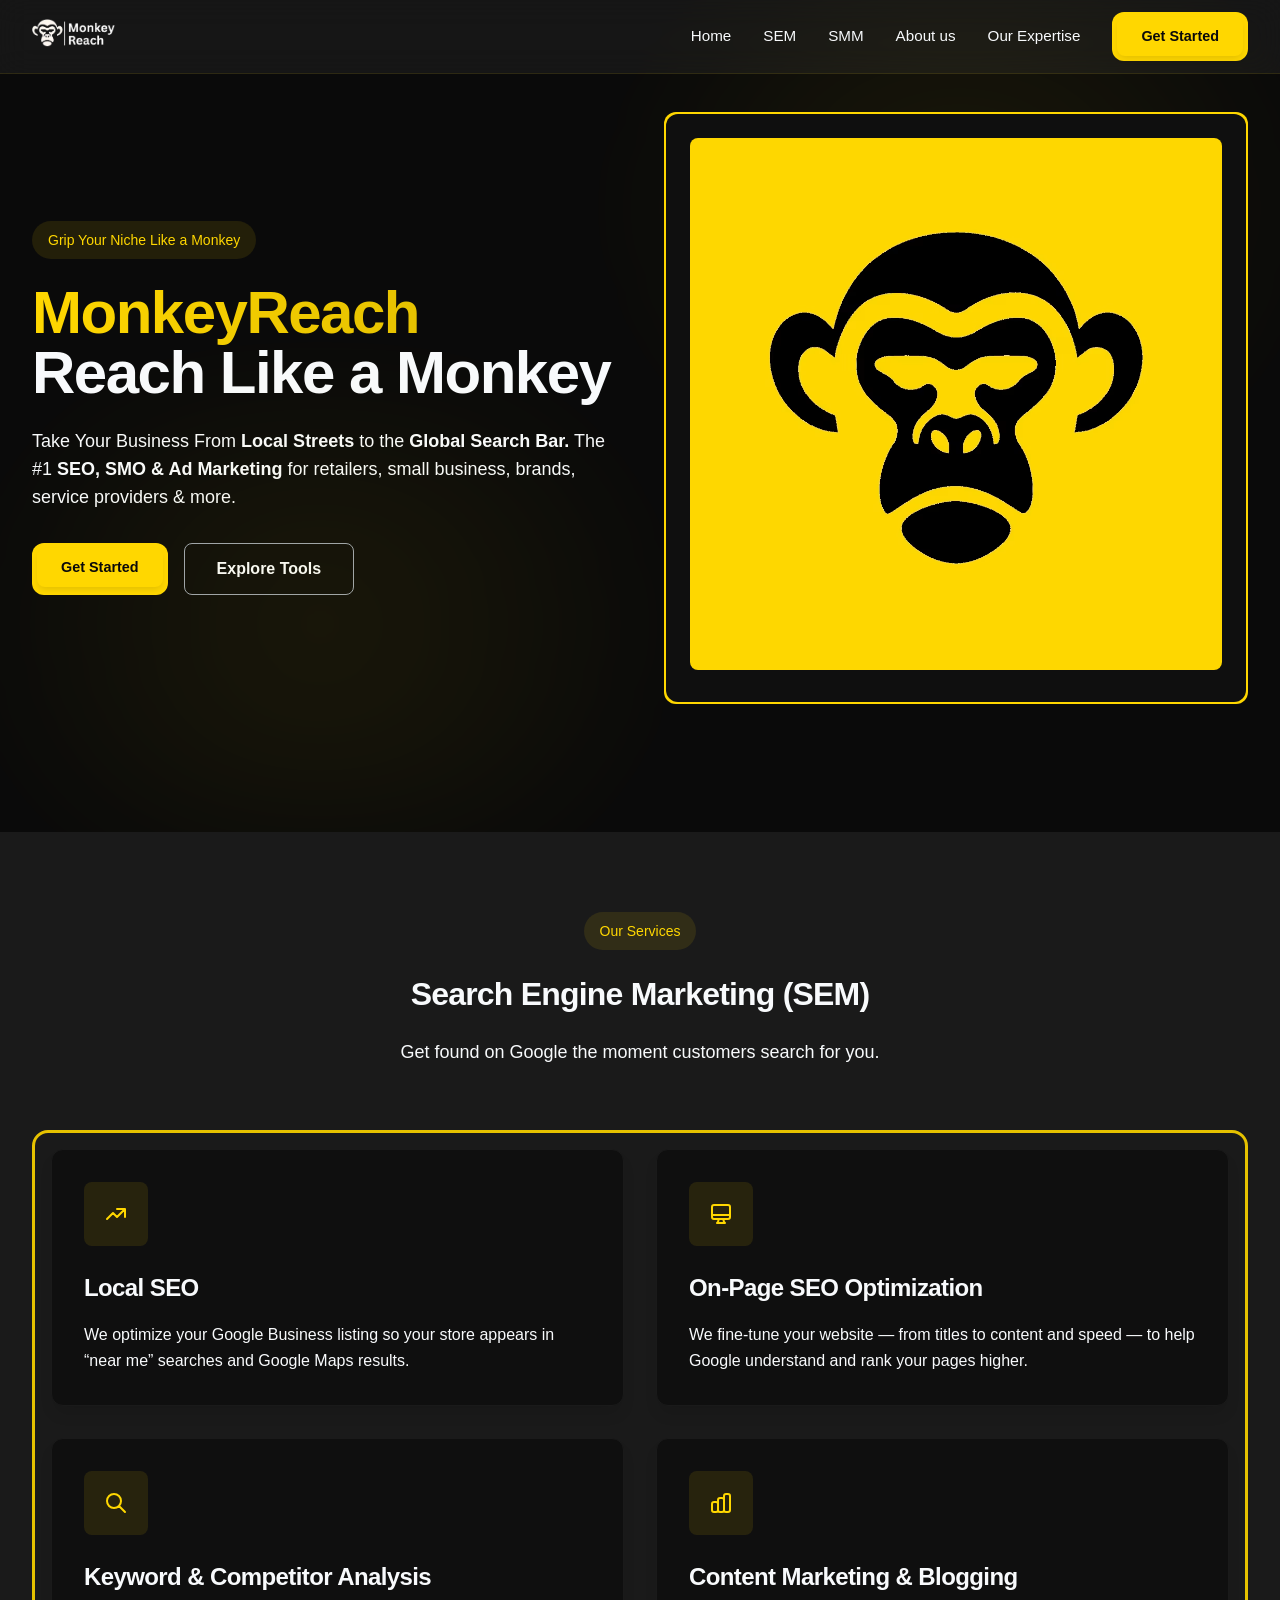
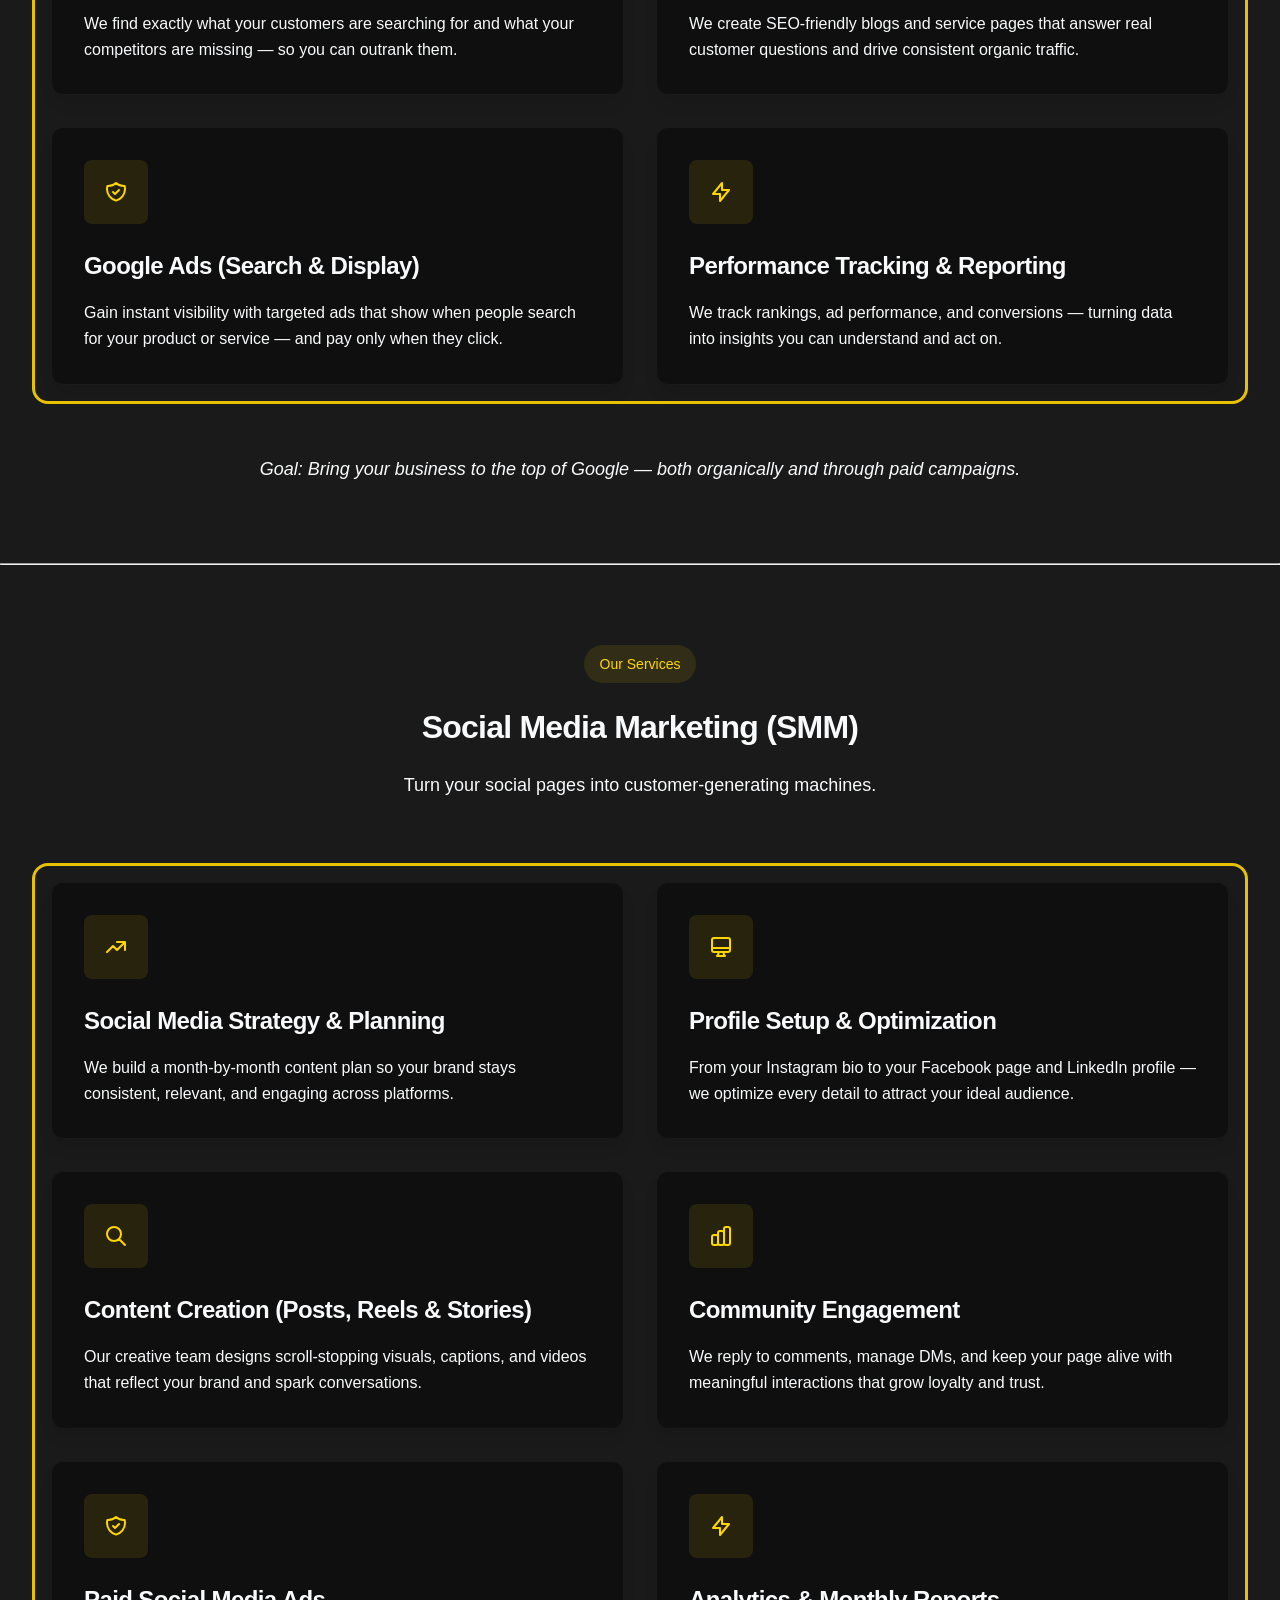
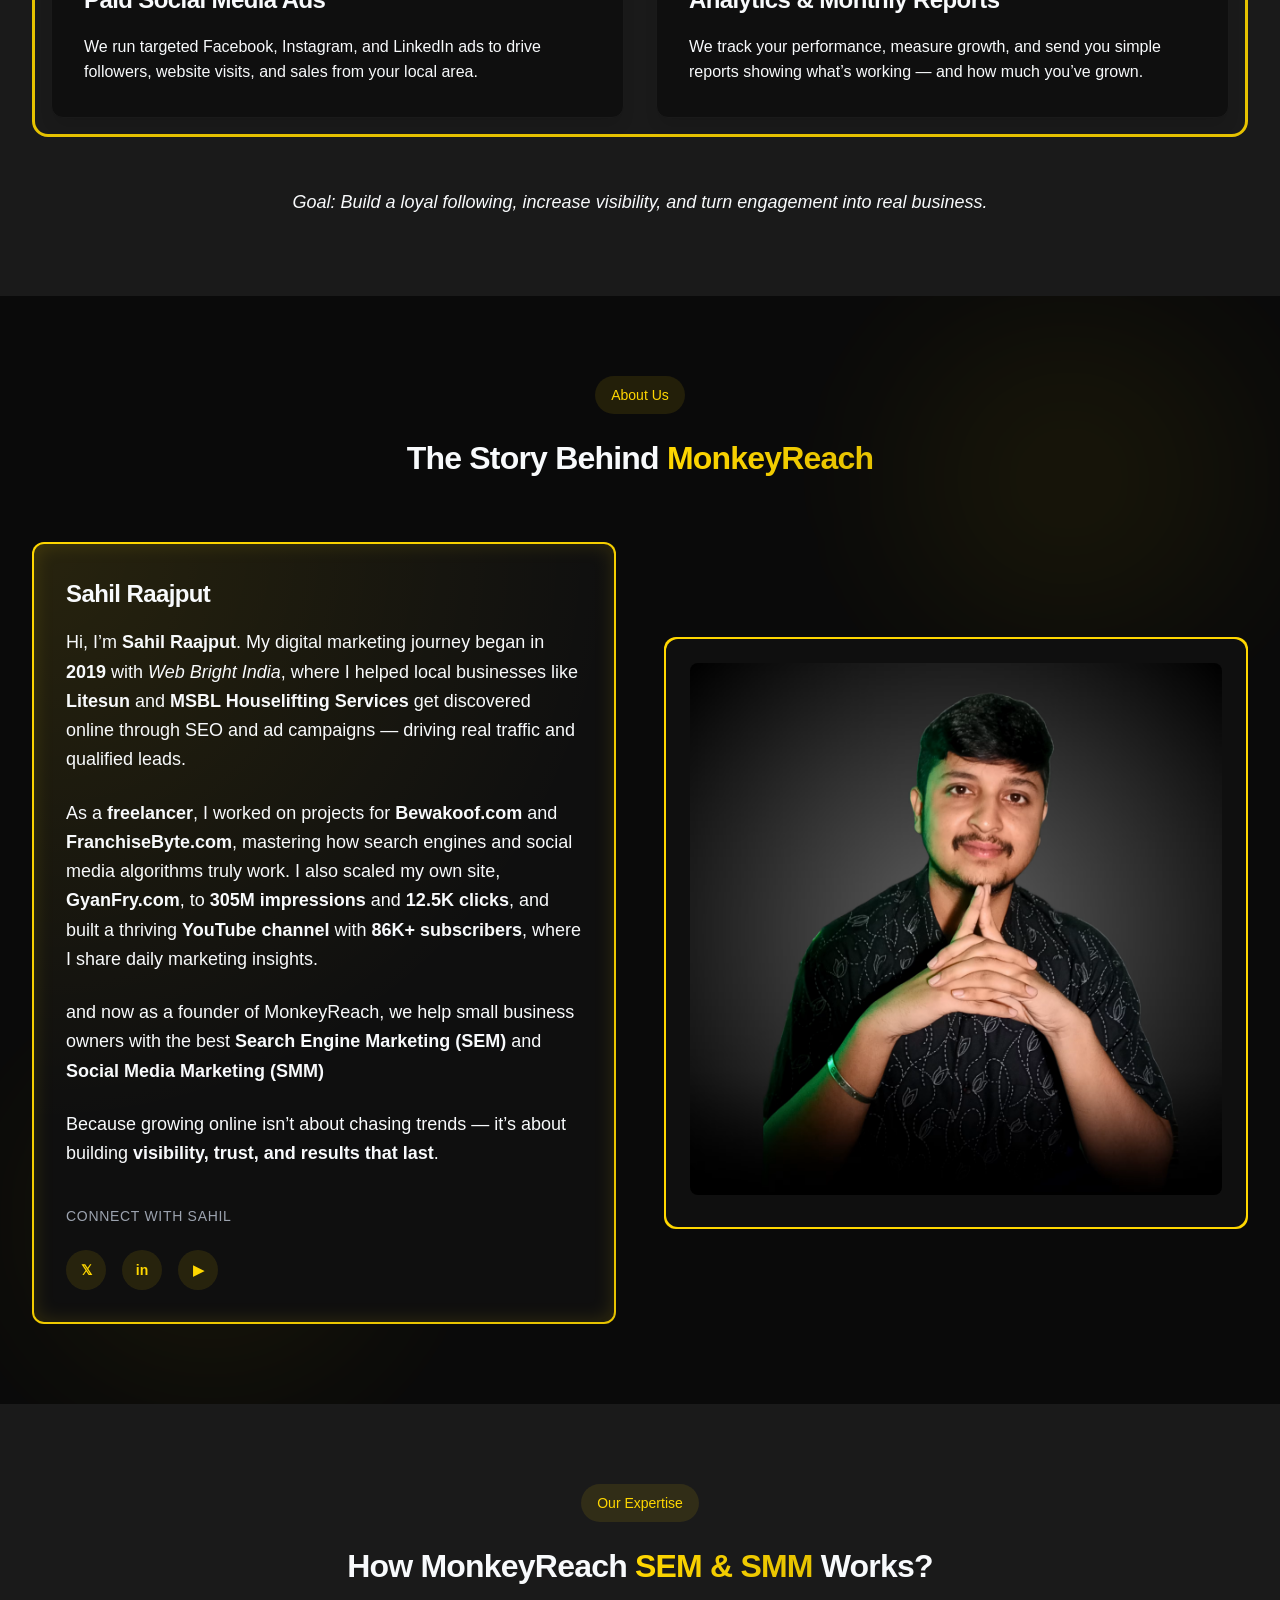
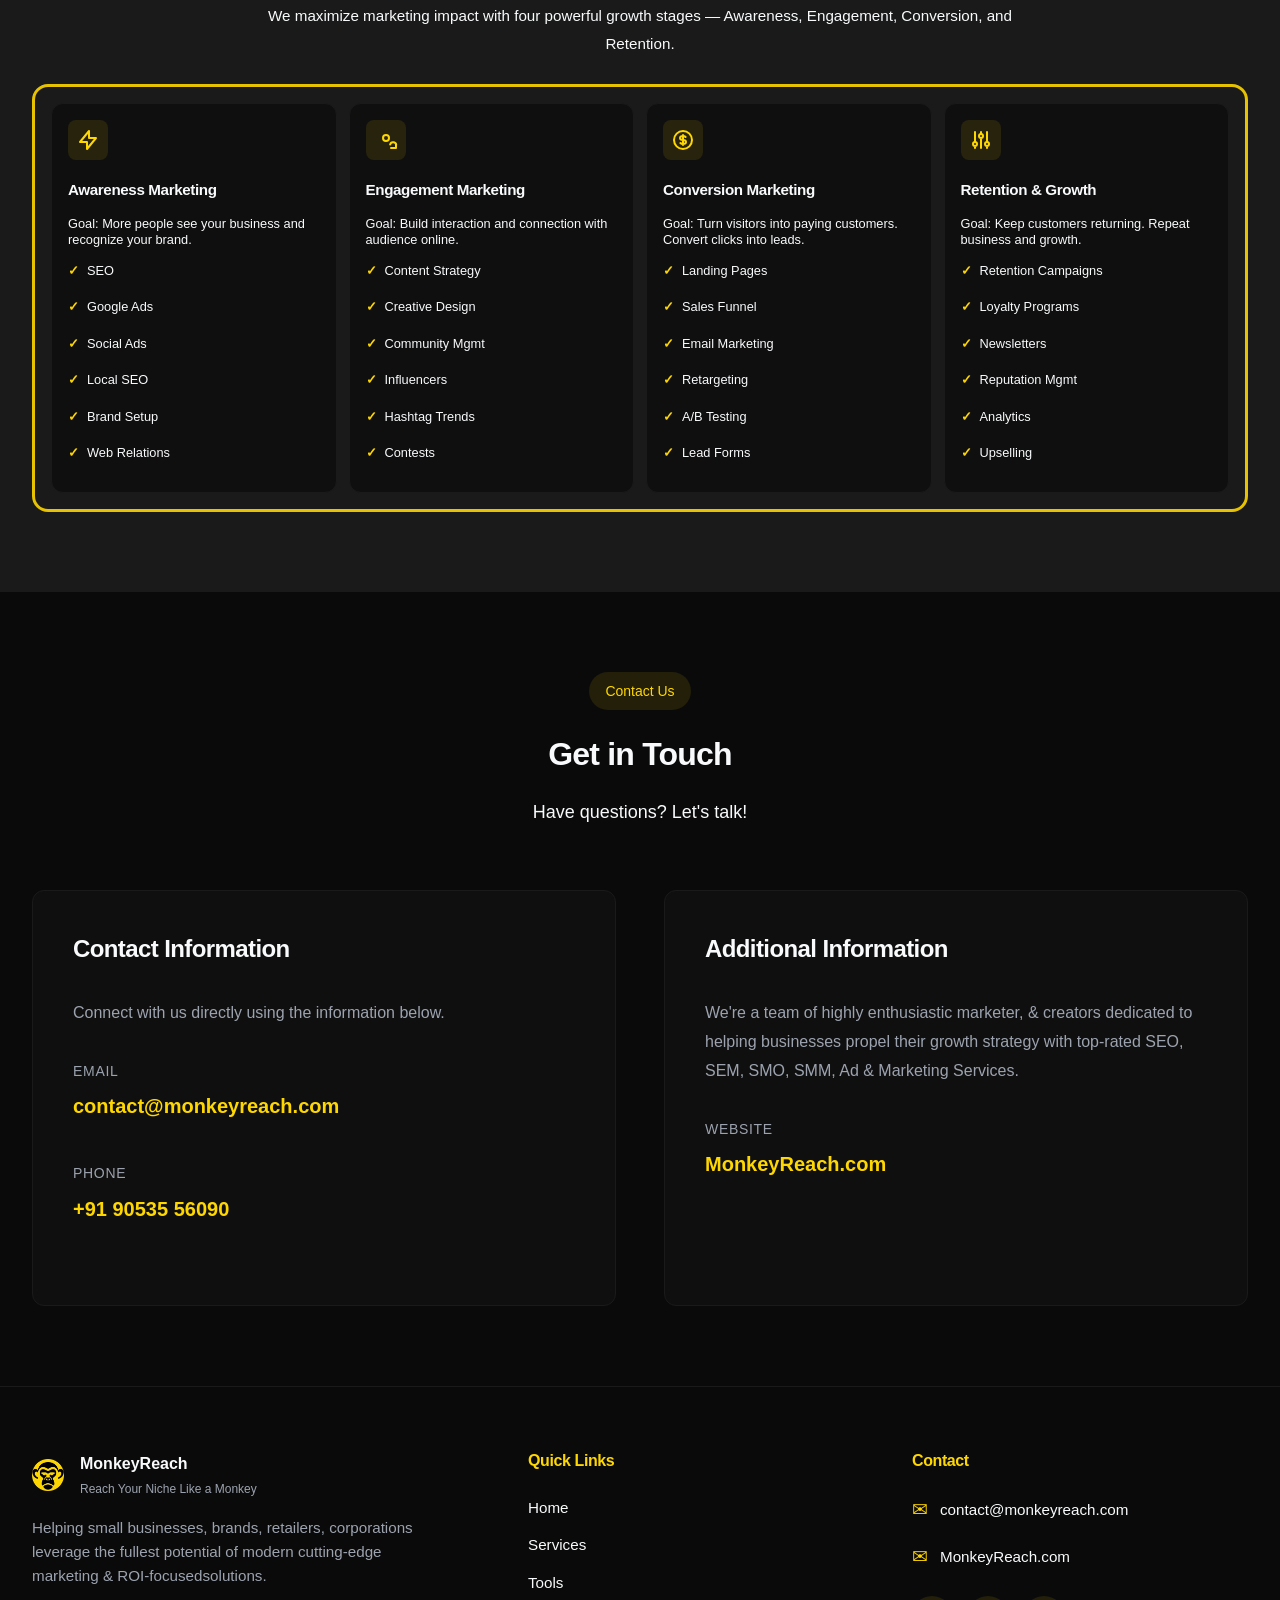
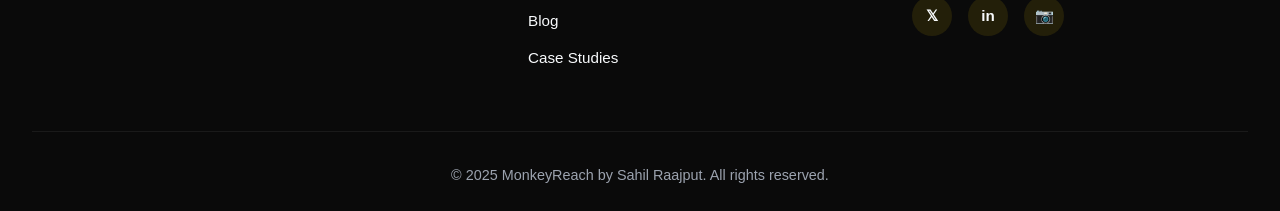
<file: index.html>
<!DOCTYPE html>
<html lang="en" class="scroll-smooth">

<head>
    <meta charset="UTF-8">
    <meta name="viewport" content="width=device-width, initial-scale=1.0">
    <meta http-equiv="X-UA-Compatible" content="IE=edge">

    <title>Best SEM & SMM Services for Small Businesses & Brands</title>

    <meta name="description"
        content="MonkeyReach, founded by Sahil Raajput, helps small businesses, brands, and service providers grow with expert Search Engine Marketing (SEM) and Social Media Marketing (SMM). Build online visibility, generate leads, and scale with proven digital strategies.">

    <meta name="keywords"
        content="MonkeyReach, Sahil Raajput, SEM Services, SMM Agency, Digital Marketing India, Social Media Marketing, Search Engine Marketing, Google Ads, Facebook Ads, Instagram Marketing, LinkedIn Ads, Local Business Marketing, Lead Generation, SEO, Digital Growth Agency">

    <meta name="author" content="Sahil Raajput - MonkeyReach">
    <meta name="robots" content="index, follow">
    <meta name="theme-color" content="#0a0a0a">

    <!-- google search console tag updated -->

    <meta name="google-site-verification" content="51WEd_R0qNhIjf8ooGiQPoAnyGsehjEqCimXcrNzPUw" />

    <!-- Favicons -->
    <link rel="icon" type="image/avif" href="Monkey-Reach-Site-Icon.avif">
    <link rel="apple-touch-icon" sizes="180x180" href="Monkey-Reach-Site-Icon.avif">
    <meta name="msapplication-TileColor" content="#0a0a0a">
    <meta name="theme-color" content="#0a0a0a">

    <!-- Open Graph / Facebook -->
    <meta property="og:title" content="MonkeyReach | Smart SEM & SMM Solutions for Growing Brands">
    <meta property="og:description"
        content="Grow your brand visibility and leads with MonkeyReach — expert SEM & SMM services for small businesses and professionals.">
    <meta property="og:image" content="https://monkeyreach.com/assets/Monkey-Reach-Site-Icon.avif">
    <meta property="og:url" content="https://monkeyreach.com">
    <meta property="og:type" content="website">
    <meta property="og:site_name" content="MonkeyReach">

    <!-- Social Links -->
    <link rel="me" href="https://www.instagram.com/monkey_reach/" />
    <link rel="me" href="https://www.linkedin.com/company/monkey-reach/" />
    <link rel="me" href="https://www.youtube.com/@Sahil_Raajput" />

    <!-- Twitter Card -->
    <meta name="twitter:card" content="summary_large_image">
    <meta name="twitter:title" content="MonkeyReach | SEM & SMM Services by Sahil Raajput">
    <meta name="twitter:description"
        content="Helping small businesses and professionals grow with data-driven SEM and SMM strategies.">
    <meta name="twitter:image" content="https://monkeyreach.com/assets/Monkey-Reach-Site-Icon.avif">
    <meta name="twitter:creator" content="@Sahil_Raaajput">

    <!-- Structured Data (JSON-LD for Google Rich Results) -->
    <script type="application/ld+json">
{
  "@context": "https://schema.org",
  "@type": "Organization",
  "name": "MonkeyReach",
  "url": "https://monkeyreach.com",
  "logo": "https://monkeyreach.com/assets/Monkey-Reach-Site-Icon.avif",
  "description": "MonkeyReach helps small businesses, brands, and service providers grow through expert Search Engine Marketing (SEM) and Social Media Marketing (SMM) services.",
  "foundingDate": "2019",
  "email": "contact@monkeyreach.com",
  "founder": {
    "@type": "Person",
    "name": "Sahil Raajput",
    "url": "https://www.linkedin.com/in/sahil-raajput/"
  },
  "sameAs": [
    "https://x.com/Sahil_Raaajput",
    "https://www.linkedin.com/in/sahil-raajput/",
    "https://www.youtube.com/@Sahil_Raajput"
  ],
  "contactPoint": {
    "@type": "ContactPoint",
    "contactType": "Customer Support",
    "email": "contact@monkeyreach.com"
  }
}
</script>

    <!-- Stylesheet -->
    <link rel="stylesheet" href="style.css">
</head>

<body>
    <!-- Header -->
    <header>
        <div class="container">
            <div class="logo">
                <a href="#"><img src="MonkyReach-Header-Logo.avif" alt="A&C"></a>
            </div>

            <nav>
                <a href="#">Home</a>
                <a href="#SEM">SEM</a>
                <a href="SMM.html">SMM</a>
                <a href="#about">About us</a>
                <a href="#expertise">Our Expertise</a>
                <div class="gradient-border">
                    <div>
                        <a href="#contact" class="btn-primary">Get Started</a>
                    </div>
                </div>
            </nav>

            <button class="mobile-menu-btn" id="mobileMenuBtn">
                <span></span>
                <span></span>
                <span></span>
            </button>
        </div>
    </header>

    <!-- Mobile Nav -->
    <div class="mobile-nav" id="mobileNav">
        <a href="#">Home</a>
        <a href="#SEM">SEM</a>
        <a href="SMM.html">SMM</a>
        <a href="#about">About us</a>
        <a href="#case-studies">Case Studies</a>
        <a href="#contact" class="mobile-nav-btn">Get Started</a>
    </div>

    <!-- Hero -->
    <section class="hero">
        <div class="bg-effect"
            style="top: 0; right: 0; width: 50%; height: 50%; background: radial-gradient(circle, rgba(255, 215, 0, 0.1), transparent);">
        </div>
        <div class="bg-effect"
            style="bottom: 0; left: 0; width: 50%; height: 50%; background: radial-gradient(circle, rgba(255, 215, 0, 0.1), transparent);">
        </div>
        <div class="container">
            <div class="hero-grid">
                <div>
                    <div class="badge">Grip Your Niche Like a Monkey</div>
                    <h1>
                        <span class="gradient-text">MonkeyReach</span><br>
                        <span>Reach Like a Monkey
                        </span>
                    </h1>
                    <p class="text-lg mb-8 max-w-xl" style="margin-top: 1.5rem;">
                        Take Your Business From <b>Local Streets</b> to the <b>Global Search Bar.</b> The #1 <b>SEO, SMO
                            &
                            Ad Marketing</b> for retailers, small business, brands, service providers & more.
                    </p>
                    <div class="button-group">
                        <div class="gradient-border">
                            <div>
                                <a href="#contact" class="btn-primary">Get Started</a>
                            </div>
                        </div>
                        <a href="#tools" class="btn-outline">Explore Tools</a>
                    </div>
                </div>
                <div>
                    <div class="gradient-border" style="padding: 2px;">
                        <div style="padding: 1.5rem; background-color: var(--card-bg); border-radius: 0.75rem;">
                            <img src="MonkeyReach-Hero-Image-final.avif" alt="Programmatic SEO Dashboard"
                                style="width: 100%; border-radius: 0.5rem; aspect-ratio: 1/1;">
                        </div>
                    </div>
                </div>
            </div>
        </div>
    </section>

    <!-- Search Engine Marketing-->
    <section id="SEM" class="bg-gray-section">
        <div class="container">
            <div class="text-center max-w-3xl mx-auto mb-16">
                <div class="badge">Our Services</div>
                <h2 class="mb-6">Search Engine Marketing (SEM)</h2>
                <p class="text-lg">Get found on Google the moment customers search for you.</p>
            </div>

            <div class="card-grid">
                <div class="premium-card">
                    <div class="icon-box">
                        <svg xmlns="http://www.w3.org/2000/svg" fill="none" viewBox="0 0 24 24" stroke="currentColor">
                            <path stroke-linecap="round" stroke-linejoin="round" stroke-width="2"
                                d="M13 7h8m0 0v8m0-8l-8 8-4-4-6 6" />
                        </svg>
                    </div>
                    <h3 style="margin-bottom: 1rem;">Local SEO</h3>
                    <p>We optimize your Google Business listing so your store appears in “near me” searches and Google
                        Maps results.</p>
                </div>

                <div class="premium-card">
                    <div class="icon-box">
                        <svg xmlns="http://www.w3.org/2000/svg" fill="none" viewBox="0 0 24 24" stroke="currentColor">
                            <path stroke-linecap="round" stroke-linejoin="round" stroke-width="2"
                                d="M9.75 17L9 20l-1 1h8l-1-1-.75-3M3 13h18M5 17h14a2 2 0 002-2V5a2 2 0 00-2-2H5a2 2 0 00-2 2v10a2 2 0 002 2z" />
                        </svg>
                    </div>
                    <h3 style="margin-bottom: 1rem;">On-Page SEO Optimization</h3>
                    <p>We fine-tune your website — from titles to content and speed — to help Google understand and rank
                        your pages higher.</p>
                </div>

                <div class="premium-card">
                    <div class="icon-box">
                        <svg xmlns="http://www.w3.org/2000/svg" fill="none" viewBox="0 0 24 24" stroke="currentColor">
                            <path stroke-linecap="round" stroke-linejoin="round" stroke-width="2"
                                d="M21 21l-6-6m2-5a7 7 0 11-14 0 7 7 0 0114 0z" />
                        </svg>
                    </div>
                    <h3 style="margin-bottom: 1rem;">Keyword & Competitor Analysis</h3>
                    <p>We find exactly what your customers are searching for and what your competitors are missing — so
                        you can outrank them.</p>
                </div>

                <div class="premium-card">
                    <div class="icon-box">
                        <svg xmlns="http://www.w3.org/2000/svg" fill="none" viewBox="0 0 24 24" stroke="currentColor">
                            <path stroke-linecap="round" stroke-linejoin="round" stroke-width="2"
                                d="M9 19v-6a2 2 0 00-2-2H5a2 2 0 00-2 2v6a2 2 0 002 2h2a2 2 0 002-2zm0 0V9a2 2 0 012-2h2a2 2 0 012 2v10m-6 0a2 2 0 002 2h2a2 2 0 002-2m0 0V5a2 2 0 012-2h2a2 2 0 012 2v14a2 2 0 01-2 2h-2a2 2 0 01-2-2z" />
                        </svg>
                    </div>
                    <h3 style="margin-bottom: 1rem;">Content Marketing & Blogging</h3>
                    <p>We create SEO-friendly blogs and service pages that answer real customer questions and drive
                        consistent organic traffic.</p>
                </div>

                <div class="premium-card">
                    <div class="icon-box">
                        <svg xmlns="http://www.w3.org/2000/svg" fill="none" viewBox="0 0 24 24" stroke="currentColor">
                            <path stroke-linecap="round" stroke-linejoin="round" stroke-width="2"
                                d="M9 12l2 2 4-4m5.618-4.016A11.955 11.955 0 0112 2.944a11.955 11.955 0 01-8.618 3.04A12.02 12.02 0 003 9c0 5.591 3.824 10.29 9 11.622 5.176-1.332 9-6.03 9-11.622 0-1.042-.133-2.052-.382-3.016z" />
                        </svg>
                    </div>
                    <h3 style="margin-bottom: 1rem;">Google Ads (Search & Display)</h3>
                    <p>Gain instant visibility with targeted ads that show when people search for your product or
                        service — and pay only when they click.</p>
                </div>

                <div class="premium-card">
                    <div class="icon-box">
                        <svg xmlns="http://www.w3.org/2000/svg" fill="none" viewBox="0 0 24 24" stroke="currentColor">
                            <path stroke-linecap="round" stroke-linejoin="round" stroke-width="2"
                                d="M13 10V3L4 14h7v7l9-11h-7z" />
                        </svg>
                    </div>
                    <h3 style="margin-bottom: 1rem;">Performance Tracking & Reporting</h3>
                    <p>We track rankings, ad performance, and conversions — turning data into insights you can
                        understand and act on.</p>
                </div>
            </div>
            <br>
            <br>
            <div class="text-center mt-12">
                <p class="text-lg font-semibold"> <i>Goal: Bring your business to the top of Google — both organically
                        and through paid campaigns.</i></p>
            </div>
        </div>
    </section>
    <hr>
    <!-- Social Media Marketing -->
    <section id="SMM" class="bg-gray-section">
        <div class="container">
            <div class="text-center max-w-3xl mx-auto mb-16">
                <div class="badge">Our Services</div>
                <h2 class="mb-6">Social Media Marketing (SMM)</h2>
                <p class="text-lg">Turn your social pages into customer-generating machines.</p>
            </div>

            <div class="card-grid">
                <div class="premium-card">
                    <div class="icon-box">
                        <svg xmlns="http://www.w3.org/2000/svg" fill="none" viewBox="0 0 24 24" stroke="currentColor">
                            <path stroke-linecap="round" stroke-linejoin="round" stroke-width="2"
                                d="M13 7h8m0 0v8m0-8l-8 8-4-4-6 6" />
                        </svg>
                    </div>
                    <h3 style="margin-bottom: 1rem;">Social Media Strategy & Planning</h3>
                    <p>We build a month-by-month content plan so your brand stays consistent, relevant, and engaging
                        across platforms.</p>
                </div>

                <div class="premium-card">
                    <div class="icon-box">
                        <svg xmlns="http://www.w3.org/2000/svg" fill="none" viewBox="0 0 24 24" stroke="currentColor">
                            <path stroke-linecap="round" stroke-linejoin="round" stroke-width="2"
                                d="M9.75 17L9 20l-1 1h8l-1-1-.75-3M3 13h18M5 17h14a2 2 0 002-2V5a2 2 0 00-2-2H5a2 2 0 00-2 2v10a2 2 0 002 2z" />
                        </svg>
                    </div>
                    <h3 style="margin-bottom: 1rem;">Profile Setup & Optimization</h3>
                    <p>From your Instagram bio to your Facebook page and LinkedIn profile — we optimize every detail to
                        attract your ideal audience.</p>
                </div>

                <div class="premium-card">
                    <div class="icon-box">
                        <svg xmlns="http://www.w3.org/2000/svg" fill="none" viewBox="0 0 24 24" stroke="currentColor">
                            <path stroke-linecap="round" stroke-linejoin="round" stroke-width="2"
                                d="M21 21l-6-6m2-5a7 7 0 11-14 0 7 7 0 0114 0z" />
                        </svg>
                    </div>
                    <h3 style="margin-bottom: 1rem;">Content Creation (Posts, Reels & Stories)</h3>
                    <p>Our creative team designs scroll-stopping visuals, captions, and videos that reflect your brand
                        and spark conversations.</p>
                </div>

                <div class="premium-card">
                    <div class="icon-box">
                        <svg xmlns="http://www.w3.org/2000/svg" fill="none" viewBox="0 0 24 24" stroke="currentColor">
                            <path stroke-linecap="round" stroke-linejoin="round" stroke-width="2"
                                d="M9 19v-6a2 2 0 00-2-2H5a2 2 0 00-2 2v6a2 2 0 002 2h2a2 2 0 002-2zm0 0V9a2 2 0 012-2h2a2 2 0 012 2v10m-6 0a2 2 0 002 2h2a2 2 0 002-2m0 0V5a2 2 0 012-2h2a2 2 0 012 2v14a2 2 0 01-2 2h-2a2 2 0 01-2-2z" />
                        </svg>
                    </div>
                    <h3 style="margin-bottom: 1rem;">Community Engagement</h3>
                    <p>We reply to comments, manage DMs, and keep your page alive with meaningful interactions that grow
                        loyalty and trust.</p>
                </div>

                <div class="premium-card">
                    <div class="icon-box">
                        <svg xmlns="http://www.w3.org/2000/svg" fill="none" viewBox="0 0 24 24" stroke="currentColor">
                            <path stroke-linecap="round" stroke-linejoin="round" stroke-width="2"
                                d="M9 12l2 2 4-4m5.618-4.016A11.955 11.955 0 0112 2.944a11.955 11.955 0 01-8.618 3.04A12.02 12.02 0 003 9c0 5.591 3.824 10.29 9 11.622 5.176-1.332 9-6.03 9-11.622 0-1.042-.133-2.052-.382-3.016z" />
                        </svg>
                    </div>
                    <h3 style="margin-bottom: 1rem;">Paid Social Media Ads</h3>
                    <p>We run targeted Facebook, Instagram, and LinkedIn ads to drive followers, website visits, and
                        sales from your local area.</p>
                </div>

                <div class="premium-card">
                    <div class="icon-box">
                        <svg xmlns="http://www.w3.org/2000/svg" fill="none" viewBox="0 0 24 24" stroke="currentColor">
                            <path stroke-linecap="round" stroke-linejoin="round" stroke-width="2"
                                d="M13 10V3L4 14h7v7l9-11h-7z" />
                        </svg>
                    </div>
                    <h3 style="margin-bottom: 1rem;">Analytics & Monthly Reports</h3>
                    <p>We track your performance, measure growth, and send you simple reports showing what’s working —
                        and how much you’ve grown.</p>
                </div>
            </div>

            <br><br>

            <div class="text-center mt-12">
                <p class="text-lg font-semibold">
                    <i>Goal: Build a loyal following, increase visibility, and turn engagement into real business.</i>
                </p>
            </div>
        </div>
    </section>


    <!-- About -->
    <section id="about" class="relative overflow-hidden">
        <div class="bg-effect"
            style="top: 0; right: 0; width: 33%; height: 33%; background: radial-gradient(circle, rgba(255, 215, 0, 0.1), transparent);">
        </div>
        <div class="bg-effect"
            style="bottom: 0; left: 0; width: 33%; height: 33%; background: radial-gradient(circle, rgba(255, 215, 0, 0.1), transparent);">
        </div>

        <div class="container">
            <div class="text-center max-w-3xl mx-auto mb-16">
                <div class="badge">About Us</div>
                <h2 class="mb-6">The Story Behind <span class="gradient-text">MonkeyReach</span></h2>
            </div>

            <div class="about-grid">
                <div>
                    <div class="about-card">
                        <div style="position: relative; z-index: 1;">
                            <h3 class="mb-4" style="font-size: 1.5rem; color: var(--foreground);">Sahil Raajput</h3>
                            <div class="space-y-6">
                                <p class="text-lg leading-relaxed" style="color: var(--foreground);">
                                    Hi, I’m <strong>Sahil Raajput</strong>. My digital marketing journey began in
                                    <strong>2019</strong> with <em>Web Bright India</em>, where I helped local
                                    businesses like
                                    <strong>Litesun</strong> and <strong>MSBL Houselifting Services</strong> get
                                    discovered online
                                    through SEO and ad campaigns — driving real traffic and qualified leads.
                                </p>

                                <p class="text-lg leading-relaxed" style="color: var(--foreground);">
                                    As a <strong>freelancer</strong>, I worked on projects for
                                    <strong>Bewakoof.com</strong> and
                                    <strong>FranchiseByte.com</strong>, mastering how search engines and social media
                                    algorithms truly work.
                                    I also scaled my own site, <strong>GyanFry.com</strong>, to <strong>305M
                                        impressions</strong> and
                                    <strong>12.5K clicks</strong>, and built a thriving <strong>YouTube channel</strong>
                                    with
                                    <strong>86K+ subscribers</strong>, where I share daily marketing insights.
                                </p>

                                <p class="text-lg leading-relaxed" style="color: var(--foreground);">
                                    and now as a founder of MonkeyReach, we help small business owners with the best
                                    <strong>Search Engine Marketing (SEM)</strong> and <strong>Social Media Marketing
                                        (SMM)</strong>

                                <p class="text-lg leading-relaxed" style="color: var(--foreground);">
                                    Because growing online isn’t about chasing trends — it’s about building
                                    <strong>visibility, trust, and results that last</strong>.
                                </p>
                            </div>

                            <div class="mt-10">
                                <h4
                                    style="color: var(--gray); font-size: 0.875rem; font-weight: 500; margin-bottom: 1rem; text-transform: uppercase; letter-spacing: 0.05em;">
                                    CONNECT WITH SAHIL</h4>
                                <div class="social-links">
                                    <a href="https://x.com/Sahil_Raaajput" class="social-link">𝕏</a>
                                    <a href="https://www.linkedin.com/in/sahil-raajput/" class="social-link">in</a>
                                    <a href="https://www.youtube.com/@Sahil_Raajput" class="social-link">▶</a>
                                </div>
                            </div>
                        </div>
                    </div>
                </div>
                <div>
                    <div>
                        <div class="gradient-border" style="padding: 2px;">
                            <div style="padding: 1.5rem; background-color: var(--card-bg); border-radius: 0.75rem;">
                                <img src="Sahil Raajput.avif" alt="Programmatic SEO Dashboard"
                                    style="width: 100%; border-radius: 0.5rem; aspect-ratio: 1/1;">
                            </div>
                        </div>
                    </div>
                </div>
            </div>
        </div>
    </section>

    <!-- Services -->
    <section id="services" class="bg-gray-section">
        <div id="expertise" class="container">
            <div class="text-center max-w-3xl mx-auto mb-12">
                <div class="badge">Our Expertise</div>
                <h2 class="mb-4">How MonkeyReach <span class="gradient-text">SEM & SMM</span> Works?</h2>
                <p class="text-lg" style="font-size: 0.95rem;">We maximize marketing impact with four powerful growth
                    stages — Awareness, Engagement, Conversion, and Retention.</p>
            </div>
            <br>
            <div class="card-grid" style="display: grid; gap: 0.75rem;" id="servicesGrid">
                <!-- Awareness Marketing -->
                <div class="service-card" style="padding: 1rem; min-height: auto;">
                    <div class="icon-box" style="margin-bottom: 0.75rem; width: 2.5rem; height: 2.5rem;">
                        <svg xmlns="http://www.w3.org/2000/svg" fill="none" viewBox="0 0 24 24" stroke="currentColor">
                            <path stroke-linecap="round" stroke-linejoin="round" stroke-width="2"
                                d="M13 10V3L4 14h7v7l9-11h-7z" />
                        </svg>
                    </div>
                    <h3 style="font-size: 0.95rem; margin-bottom: 0.5rem;">Awareness Marketing</h3>
                    <p style="font-size: 0.8rem; margin-bottom: 0.75rem; line-height: 1.3;">Goal: More people see your
                        business and recognize your brand.</p>
                    <div style="display: flex; flex-direction: column; gap: 0.25rem;">
                        <div class="service-item" style="font-size: 0.8rem;"> SEO</div>
                        <div class="service-item" style="font-size: 0.8rem;"> Google Ads</div>
                        <div class="service-item" style="font-size: 0.8rem;"> Social Ads</div>
                        <div class="service-item" style="font-size: 0.8rem;"> Local SEO</div>
                        <div class="service-item" style="font-size: 0.8rem;"> Brand Setup</div>
                        <div class="service-item" style="font-size: 0.8rem;"> Web Relations</div>
                    </div>
                </div>

                <!-- Engagement Marketing -->
                <div class="service-card" style="padding: 1rem; min-height: auto;">
                    <div class="icon-box" style="margin-bottom: 0.75rem; width: 2.5rem; height: 2.5rem;">
                        <svg xmlns="http://www.w3.org/2000/svg" fill="none" viewBox="0 0 24 24" stroke="currentColor">
                            <path stroke-linecap="round" stroke-linejoin="round" stroke-width="2"
                                d="M17 20h5v-2a3 3 0 00-5.856-1.487M15 10a3 3 0 11-6 0 3 3 0 016 0z" />
                        </svg>
                    </div>
                    <h3 style="font-size: 0.95rem; margin-bottom: 0.5rem;">Engagement Marketing</h3>
                    <p style="font-size: 0.8rem; margin-bottom: 0.75rem; line-height: 1.3;">Goal: Build interaction and
                        connection with audience online.</p>
                    <div style="display: flex; flex-direction: column; gap: 0.25rem;">
                        <div class="service-item" style="font-size: 0.8rem;"> Content Strategy</div>
                        <div class="service-item" style="font-size: 0.8rem;"> Creative Design</div>
                        <div class="service-item" style="font-size: 0.8rem;"> Community Mgmt</div>
                        <div class="service-item" style="font-size: 0.8rem;"> Influencers</div>
                        <div class="service-item" style="font-size: 0.8rem;"> Hashtag Trends</div>
                        <div class="service-item" style="font-size: 0.8rem;"> Contests</div>
                    </div>
                </div>

                <!-- Conversion Marketing -->
                <div class="service-card" style="padding: 1rem; min-height: auto;">
                    <div class="icon-box" style="margin-bottom: 0.75rem; width: 2.5rem; height: 2.5rem;">
                        <svg xmlns="http://www.w3.org/2000/svg" fill="none" viewBox="0 0 24 24" stroke="currentColor">
                            <path stroke-linecap="round" stroke-linejoin="round" stroke-width="2"
                                d="M12 8c-1.657 0-3 .895-3 2s1.343 2 3 2 3 .895 3 2-1.343 2-3 2m0-8c1.11 0 2.08.402 2.599 1M12 8V7m0 1v8m0 0v1m0-1c-1.11 0-2.08-.402-2.599-1M21 12a9 9 0 11-18 0 9 9 0 0118 0z" />
                        </svg>
                    </div>
                    <h3 style="font-size: 0.95rem; margin-bottom: 0.5rem;">Conversion Marketing</h3>
                    <p style="font-size: 0.8rem; margin-bottom: 0.75rem; line-height: 1.3;">Goal: Turn visitors into
                        paying customers. Convert clicks into leads.</p>
                    <div style="display: flex; flex-direction: column; gap: 0.25rem;">
                        <div class="service-item" style="font-size: 0.8rem;"> Landing Pages</div>
                        <div class="service-item" style="font-size: 0.8rem;"> Sales Funnel</div>
                        <div class="service-item" style="font-size: 0.8rem;"> Email Marketing</div>
                        <div class="service-item" style="font-size: 0.8rem;"> Retargeting</div>
                        <div class="service-item" style="font-size: 0.8rem;"> A/B Testing</div>
                        <div class="service-item" style="font-size: 0.8rem;"> Lead Forms</div>
                    </div>
                </div>

                <!-- Retention & Growth Marketing -->
                <div class="service-card" style="padding: 1rem; min-height: auto;">
                    <div class="icon-box" style="margin-bottom: 0.75rem; width: 2.5rem; height: 2.5rem;">
                        <svg xmlns="http://www.w3.org/2000/svg" fill="none" viewBox="0 0 24 24" stroke="currentColor">
                            <path stroke-linecap="round" stroke-linejoin="round" stroke-width="2"
                                d="M12 6V4m0 2a2 2 0 100 4m0-4a2 2 0 110 4m-6 8a2 2 0 100-4m0 4a2 2 0 110-4m0 4v2m0-6V4m6 6v10m6-2a2 2 0 100-4m0 4a2 2 0 110-4m0 4v2m0-6V4" />
                        </svg>
                    </div>
                    <h3 style="font-size: 0.95rem; margin-bottom: 0.5rem;">Retention & Growth</h3>
                    <p style="font-size: 0.8rem; margin-bottom: 0.75rem; line-height: 1.3;">Goal: Keep customers
                        returning. Repeat business and growth.</p>
                    <div style="display: flex; flex-direction: column; gap: 0.25rem;">
                        <div class="service-item" style="font-size: 0.8rem;"> Retention Campaigns</div>
                        <div class="service-item" style="font-size: 0.8rem;"> Loyalty Programs</div>
                        <div class="service-item" style="font-size: 0.8rem;"> Newsletters</div>
                        <div class="service-item" style="font-size: 0.8rem;"> Reputation Mgmt</div>
                        <div class="service-item" style="font-size: 0.8rem;"> Analytics</div>
                        <div class="service-item" style="font-size: 0.8rem;"> Upselling</div>
                    </div>
                </div>
            </div>
        </div>
    </section>
    <!-- Contact -->
    <section id="contact">
        <div class="container">
            <div class="text-center max-w-3xl mx-auto mb-16">
                <div class="badge">Contact Us</div>
                <h2 class="mb-6">Get in Touch</h2>
                <p class="text-lg">Have questions? Let's talk!</p>
            </div>
            <div class="contact-grid">
                <div class="contact-box">
                    <h3 class="mb-8">Contact Information</h3>
                    <p class="contact-message">Connect with us directly using the information below.</p>

                    <div class="contact-item">
                        <div class="contact-label">Email</div>
                        <a href="mailto:contact@monkeyreach.com" class="contact-value">contact@monkeyreach.com</a>
                    </div>

                    <div class="contact-item">
                        <div class="contact-label">Phone</div>
                        <a href="tel:+919896056579" class="contact-value">+91 90535 56090</a>
                    </div>
                </div>

                <div class="contact-box">
                    <h3 class="mb-8">Additional Information</h3>
                    <p class="contact-message">We're a team of highly enthusiastic marketer, & creators dedicated to
                        helping businesses
                        propel their growth strategy with top-rated SEO, SEM, SMO, SMM, Ad & Marketing Services.</p>

                    <div class="contact-item">
                        <div class="contact-label">Website</div>
                        <a href="https://www.monkeyreach.com" class="contact-value">MonkeyReach.com</a>
                    </div>
                </div>
            </div>
        </div>
    </section>

    <!-- Footer -->
    <footer>
        <div class="container">
            <div class="footer-content">
                <div class="footer-brand">
                    <div class="footer-brand-logo">
                        <img src="Monkey-Reach-Site-Icon.avif" alt="A&C">
                        <div>
                            <div class="footer-brand-title">MonkeyReach</div>
                            <div class="footer-brand-subtitle">Reach Your Niche Like a Monkey</div>
                        </div>
                    </div>
                    <p>Helping small businesses, brands, retailers, corporations leverage the fullest potential of
                        modern cutting-edge marketing & ROI-focusedsolutions.</p>
                </div>

                <div class="footer-section">
                    <h4>Quick Links</h4>
                    <ul>
                        <li><a href="#">Home</a></li>
                        <li><a href="#services">Services</a></li>
                        <li><a href="#tools">Tools</a></li>
                        <li><a href="#blog">Blog</a></li>
                        <li><a href="#case-studies">Case Studies</a></li>
                    </ul>
                </div>

                <div class="footer-section">
                    <h4>Contact</h4>
                    <div class="footer-contact-item">
                        <span class="footer-contact-icon">✉</span>
                        <a href="mailto:contact@monkeyreach.com">contact@monkeyreach.com</a>
                    </div>
                    <div class="footer-contact-item">
                        <span class="footer-contact-icon">✉</span>
                        <a href="https://www.monkeyreach.com">MonkeyReach.com</a>
                    </div>
                    <div class="social-links">
                        <a href="https://x.com/Monkey_Reach" class="social-link">𝕏</a>
                        <a href="https://www.linkedin.com/company/monkey-reach/" class="social-link">in</a>
                        <a href="https://www.instagram.com/monkey_reach/" class="social-link">📷</a>
                    </div>
                </div>
            </div>

            <div class="footer-bottom">
                <p>© 2025 MonkeyReach by Sahil Raajput. All rights reserved.</p>
            </div>
        </div>
    </footer>

    <script>
        // Mobile Menu
        const mobileMenuBtn = document.getElementById('mobileMenuBtn');
        const mobileNav = document.getElementById('mobileNav');

        mobileMenuBtn.addEventListener('click', function () {
            this.classList.toggle('active');
            mobileNav.classList.toggle('active');
        });

        const mobileNavLinks = mobileNav.querySelectorAll('a');
        mobileNavLinks.forEach(link => {
            link.addEventListener('click', function () {
                mobileMenuBtn.classList.remove('active');
                mobileNav.classList.remove('active');
            });
        });

        // Header Scroll
        const header = document.querySelector('header');
        window.addEventListener('scroll', function () {
            const scrollTop = window.scrollY || document.documentElement.scrollTop;
            if (scrollTop > 100) {
                header.classList.add('scrolled');
            } else {
                header.classList.remove('scrolled');
            }
        });
    </script>
</body>

</html>
</file>
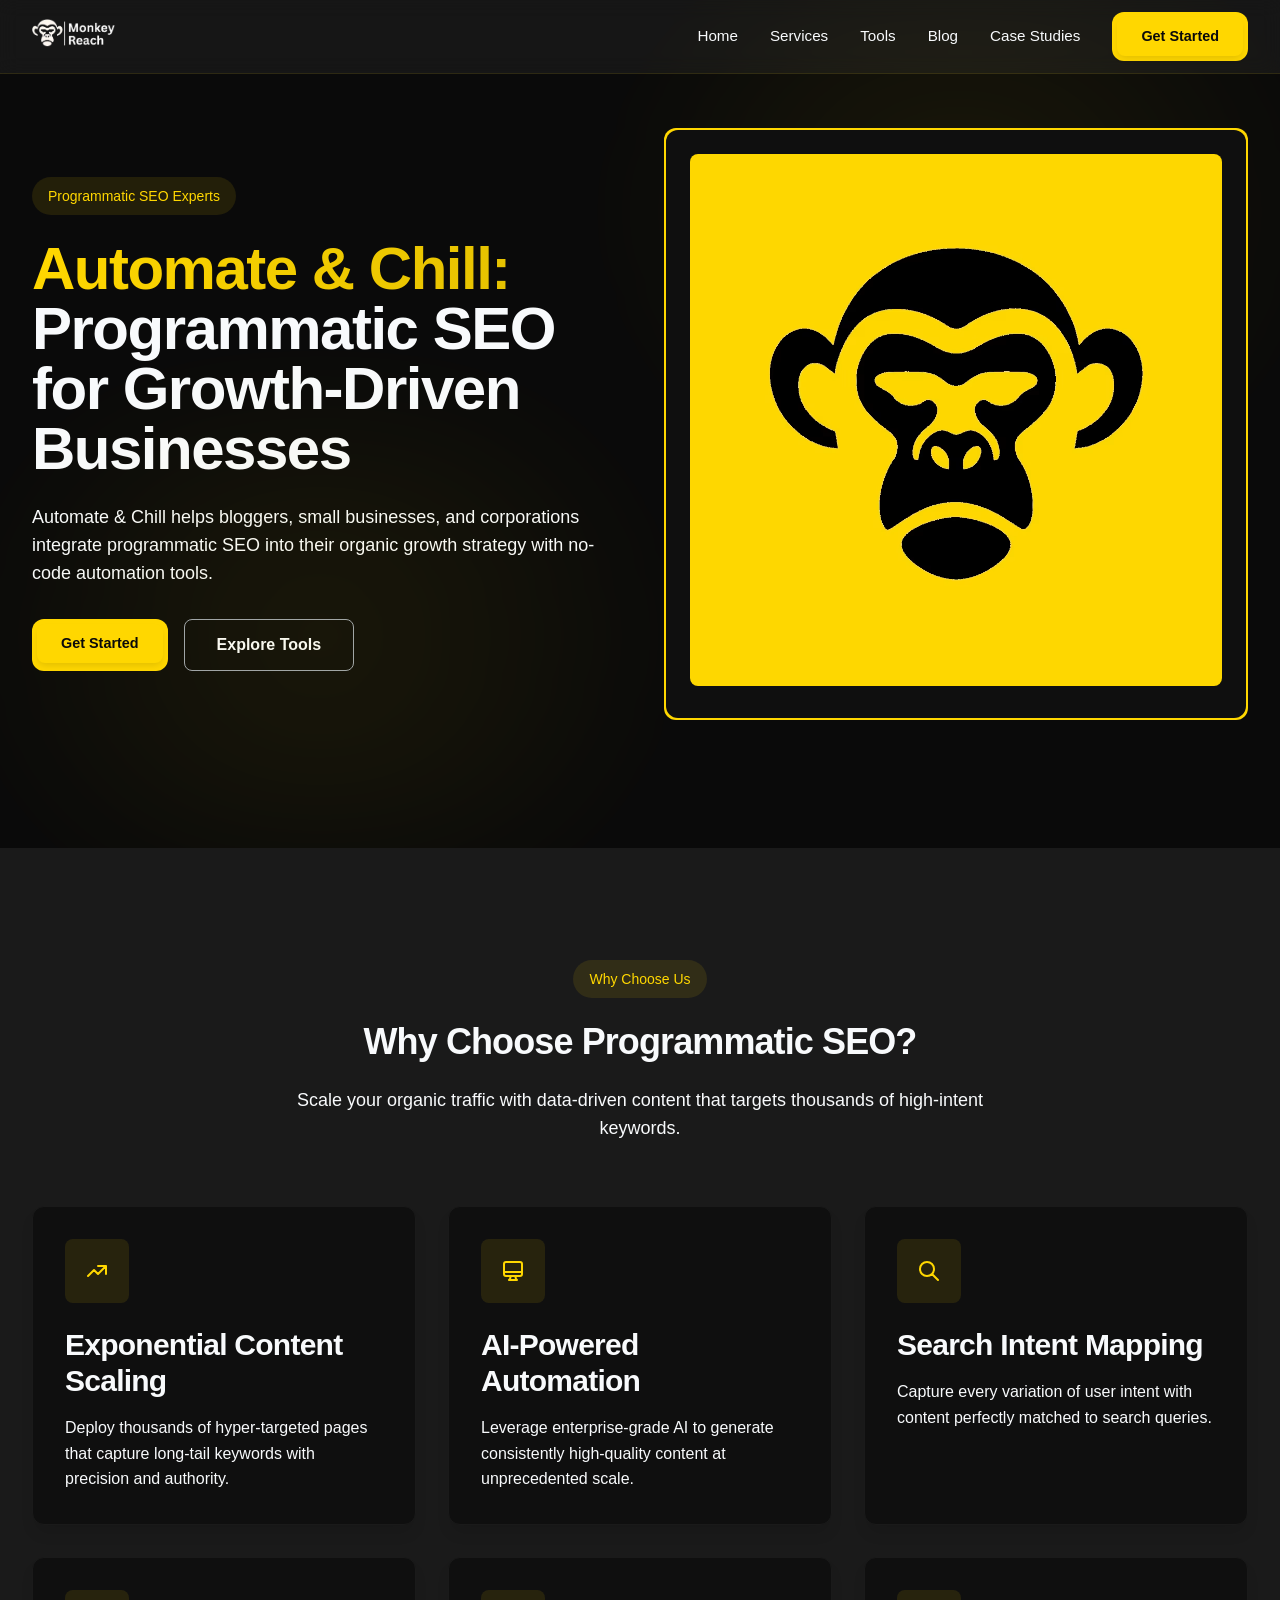
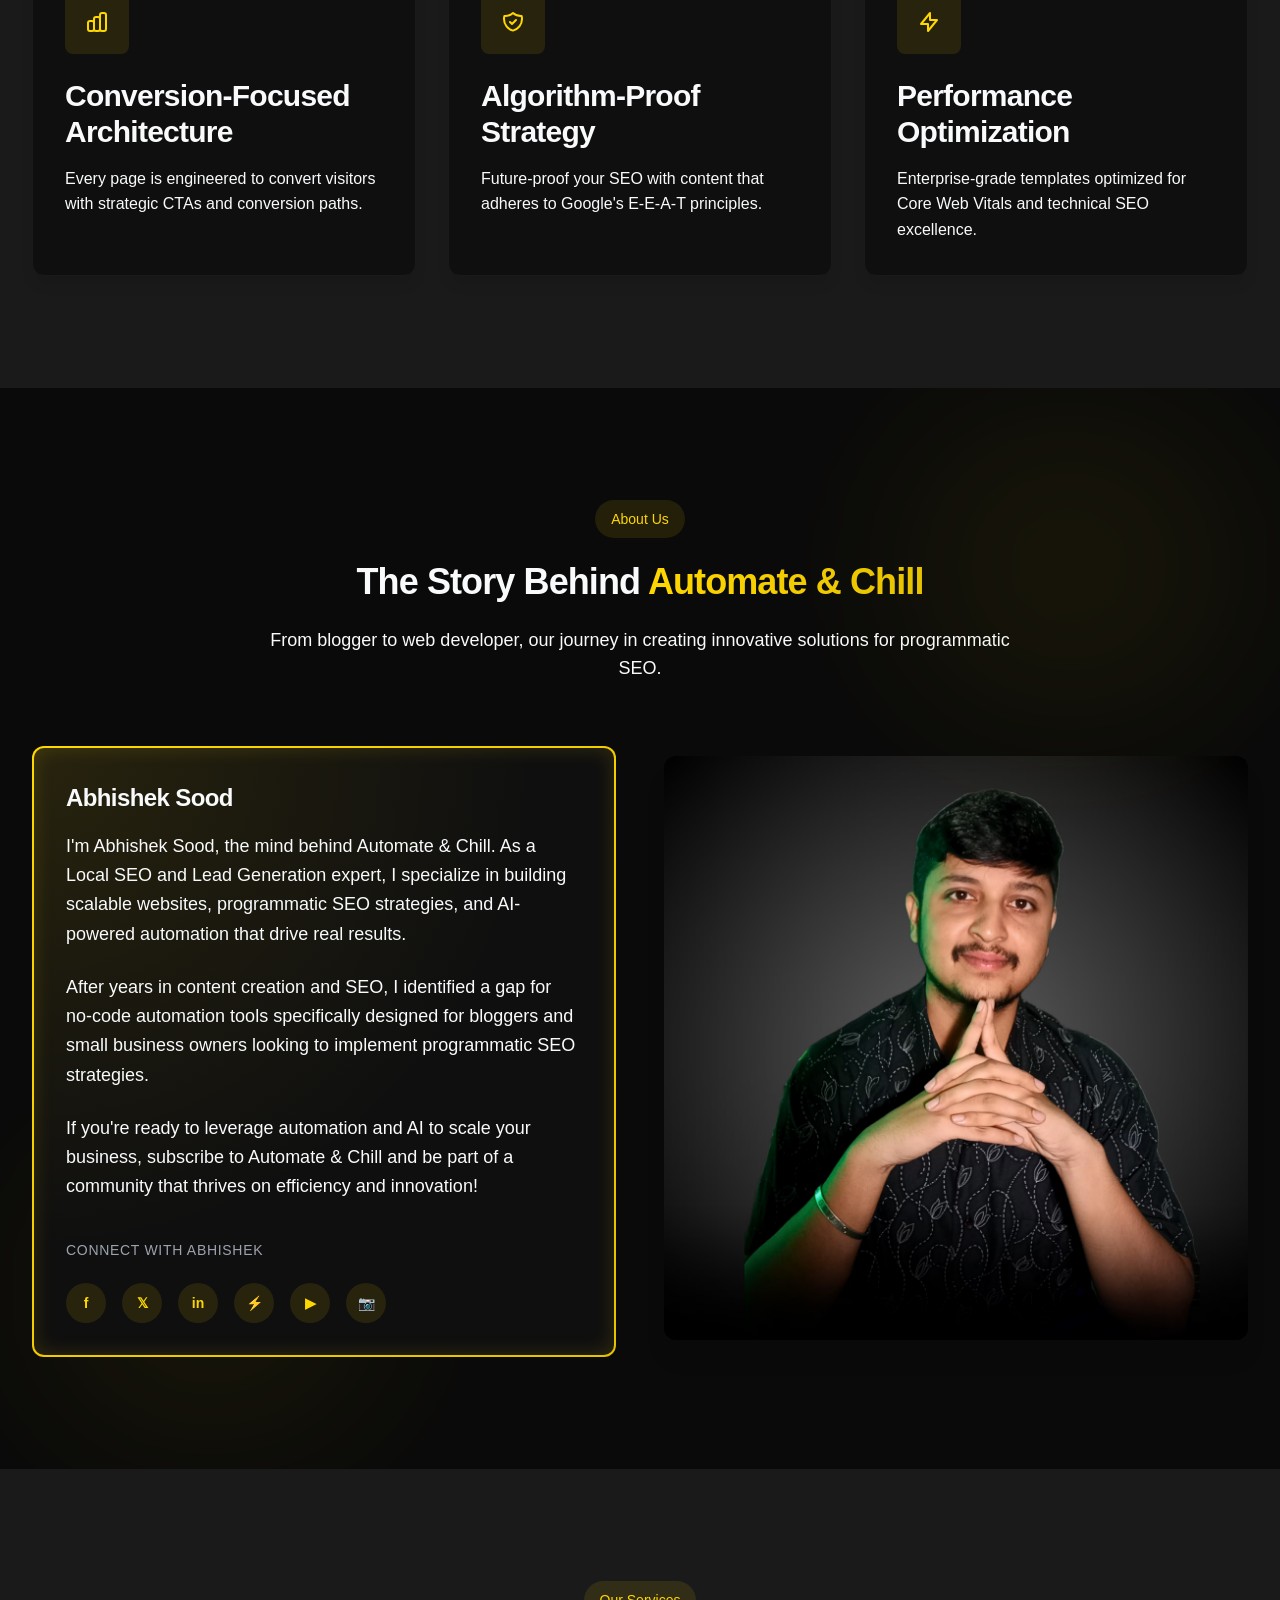
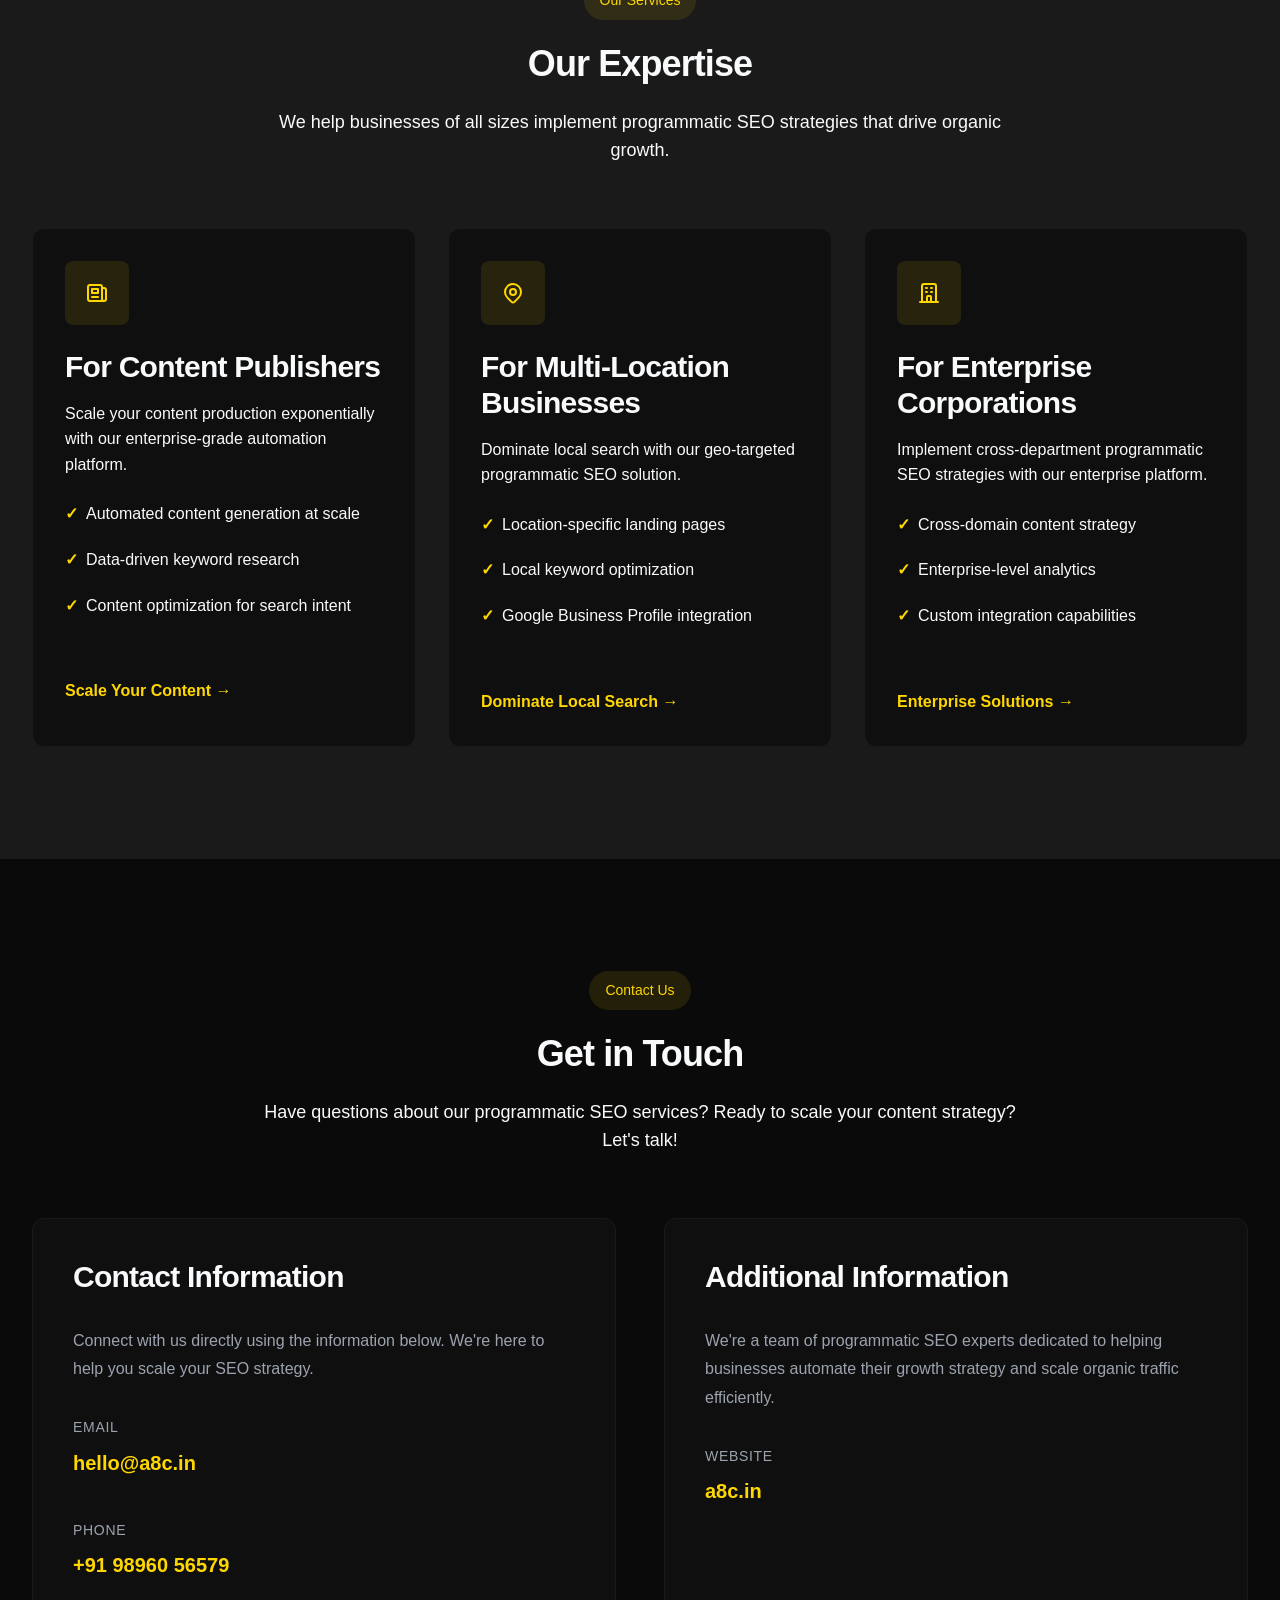
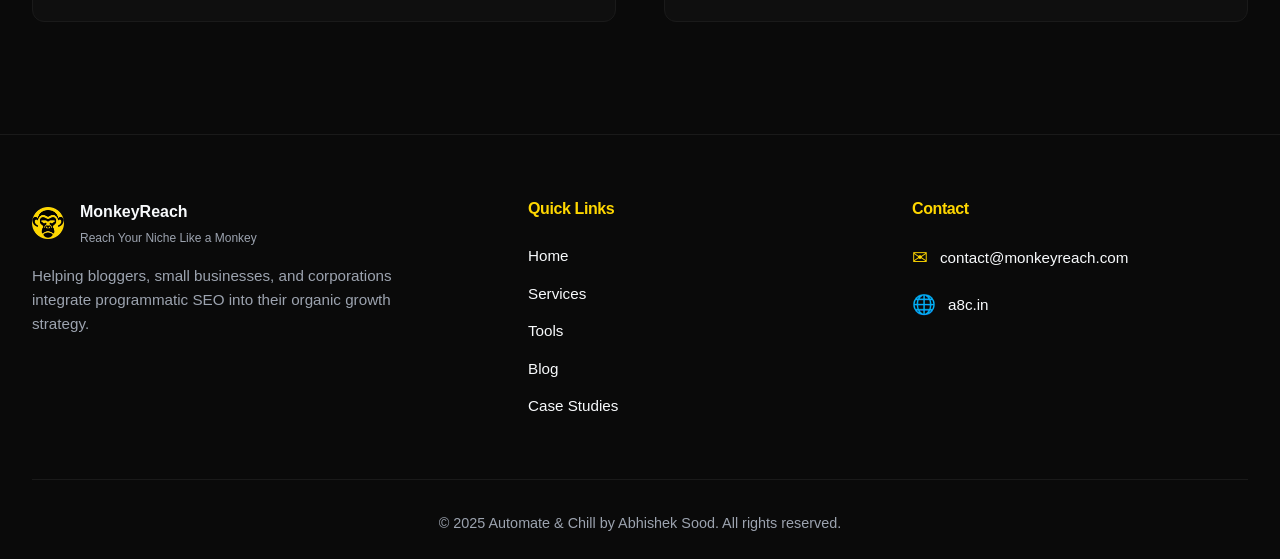
<file: automate-chill-optimized.html>
<!DOCTYPE html>
<html lang="en" class="scroll-smooth">
<head>
    <meta charset="UTF-8">
    <meta name="viewport" content="width=device-width, initial-scale=1.0">
    <meta http-equiv="X-UA-Compatible" content="IE=edge">
    <title>Automate & Chill | Programmatic SEO for Growth-Driven Businesses</title>
    <meta name="description" content="Automate & Chill helps bloggers, small businesses, and corporations integrate programmatic SEO into their organic growth strategy with no-code automation tools.">
    <meta name="theme-color" content="#0a0a0a">
    <style>
        /* CSS Variables */
        :root {
            --primary: #FFD700;
            --primary-dark: #E6C200;
            --background: #0a0a0a;
            --foreground: #f8fafc;
            --gray-light: #1a1a1a;
            --gray: #9ca3af;
            --gray-dark: #d1d5db;
            --card-bg: #0f0f0f;
            --card-border: #1a1a1a;
        }

        * {
            margin: 0;
            padding: 0;
            box-sizing: border-box;
        }

        html {
            scroll-behavior: smooth;
        }

        body {
            font-family: -apple-system, BlinkMacSystemFont, 'Segoe UI', 'Arial', sans-serif;
            background-color: var(--background);
            color: var(--foreground);
            line-height: 1.6;
            -webkit-font-smoothing: antialiased;
        }

        h1, h2, h3, h4, h5, h6 {
            font-weight: 700;
            letter-spacing: -0.025em;
            line-height: 1.25;
        }

        h1 { font-size: 2.25rem; line-height: 2.5rem; }
        h2 { font-size: 1.875rem; line-height: 2.25rem; }
        h3 { font-size: 1.5rem; line-height: 2rem; }

        @media (min-width: 768px) {
            h1 { font-size: 3rem; line-height: 1; }
            h2 { font-size: 2.25rem; line-height: 2.5rem; }
            h3 { font-size: 1.875rem; line-height: 2.25rem; }
        }

        @media (min-width: 1024px) {
            h1 { font-size: 3.75rem; }
        }

        .container {
            margin: 0 auto;
            max-width: 80rem;
            padding: 0 1rem;
        }

        @media (min-width: 640px) {
            .container { padding: 0 1.5rem; }
        }

        @media (min-width: 1024px) {
            .container { padding: 0 2rem; }
        }

        /* REDUCED HEADER SIZE */
        header {
            position: fixed;
            top: 0;
            left: 0;
            right: 0;
            z-index: 50;
            background-color: rgba(255, 255, 255, 0.05);
            backdrop-filter: blur(15px);
            -webkit-backdrop-filter: blur(15px);
            padding: 0.75rem 0;
            transition: all 0.3s ease;
            border-bottom: 1px solid rgba(255, 215, 0, 0.1);
        }

        header.scrolled {
            backdrop-filter: blur(25px);
            -webkit-backdrop-filter: blur(25px);
            box-shadow: 0 10px 30px rgba(0, 0, 0, 0.15);
        }

        header.at-top {
            backdrop-filter: blur(10px);
            -webkit-backdrop-filter: blur(10px);
        }

        header .container {
            display: flex;
            justify-content: space-between;
            align-items: center;
        }

        .logo img {
            height: 1.75rem;
            width: auto;
            transition: all 0.3s ease;
        }

        nav {
            display: none;
            align-items: center;
            gap: 2rem;
        }

        @media (min-width: 768px) {
            nav { display: flex; }
        }

        nav a {
            color: var(--foreground);
            text-decoration: none;
            font-weight: 500;
            font-size: 0.95rem;
            transition: color 0.3s ease;
        }

        nav a:hover { color: var(--primary); }

        .btn-primary {
            background-color: var(--primary);
            color: var(--background);
            padding: 0.5rem 1.5rem;
            border-radius: 0.5rem;
            font-weight: 600;
            font-size: 0.9rem;
            text-decoration: none;
            display: inline-block;
            transition: all 0.3s;
            box-shadow: 0 4px 6px -1px rgb(0 0 0 / 0.1);
            border: none;
            cursor: pointer;
        }

        .btn-primary:hover {
            background-color: var(--primary-dark);
            transform: translateY(-2px);
            box-shadow: 0 10px 15px -3px rgb(0 0 0 / 0.1);
        }

        .btn-outline {
            border: 1px solid var(--gray);
            background-color: transparent;
            color: var(--foreground);
            padding: 0.75rem 2rem;
            border-radius: 0.5rem;
            font-weight: 600;
            text-decoration: none;
            display: inline-block;
            transition: all 0.3s;
        }

        .btn-outline:hover {
            border-color: var(--primary);
            color: var(--primary);
        }

        .gradient-border {
            position: relative;
            border-radius: 0.75rem;
            padding: 1px;
            background: linear-gradient(135deg, var(--primary), var(--primary));
            animation: glow 2s ease-in-out infinite alternate;
        }

        .gradient-border > div {
            position: relative;
            z-index: 10;
            background-color: transparent;
            border-radius: 0.75rem;
            padding: 0.25rem;
        }

        .gradient-text {
            background-image: linear-gradient(to right, var(--primary), var(--primary-dark));
            -webkit-background-clip: text;
            background-clip: text;
            color: transparent;
        }

        @keyframes glow {
            0% { box-shadow: 0 0 5px rgba(255, 215, 0, 0.5); }
            100% { box-shadow: 0 0 20px rgba(255, 215, 0, 0.8); }
        }

        section {
            padding: 5rem 0;
            position: relative;
        }

        @media (min-width: 768px) {
            section { padding: 7rem 0; }
        }

        .hero {
            padding-top: 6rem;
            padding-bottom: 5rem;
            overflow: hidden;
        }

        @media (min-width: 768px) {
            .hero {
                padding-top: 8rem;
                padding-bottom: 8rem;
            }
        }

        .hero-grid {
            display: grid;
            grid-template-columns: 1fr;
            gap: 3rem;
            align-items: center;
        }

        @media (min-width: 1024px) {
            .hero-grid {
                grid-template-columns: repeat(2, 1fr);
                gap: 3rem;
            }
        }

        .badge {
            display: inline-block;
            padding: 0.5rem 1rem;
            background-color: rgba(255, 215, 0, 0.1);
            border-radius: 9999px;
            color: var(--primary);
            font-weight: 500;
            font-size: 0.875rem;
            margin-bottom: 1.5rem;
        }

        .button-group {
            display: flex;
            flex-direction: column;
            gap: 1rem;
            margin-top: 2rem;
        }

        @media (min-width: 640px) {
            .button-group { flex-direction: row; }
        }

        .card-grid {
            display: grid;
            grid-template-columns: 1fr;
            gap: 2rem;
        }

        @media (min-width: 768px) {
            .card-grid { grid-template-columns: repeat(2, 1fr); }
        }

        @media (min-width: 1024px) {
            .card-grid { grid-template-columns: repeat(3, 1fr); }
        }

        .premium-card {
            background-color: var(--card-bg);
            border: 1px solid var(--card-border);
            border-radius: 0.75rem;
            padding: 2rem;
            transition: all 0.3s;
            box-shadow: 0 10px 15px -3px rgb(0 0 0 / 0.1);
            position: relative;
        }

        .premium-card:hover {
            transform: translateY(-0.25rem);
            box-shadow: 0 20px 25px -5px rgb(0 0 0 / 0.1);
        }

        .icon-box {
            background-color: rgba(255, 215, 0, 0.1);
            width: 4rem;
            height: 4rem;
            border-radius: 0.5rem;
            display: flex;
            align-items: center;
            justify-content: center;
            margin-bottom: 1.5rem;
            transition: background-color 0.3s;
        }

        .premium-card:hover .icon-box {
            background-color: rgba(255, 215, 0, 0.2);
        }

        .icon-box svg {
            width: 1.5rem;
            height: 1.5rem;
            color: var(--primary);
        }

        .about-grid {
            display: grid;
            grid-template-columns: 1fr;
            gap: 3rem;
            align-items: center;
        }

        @media (min-width: 1024px) {
            .about-grid { grid-template-columns: repeat(2, 1fr); }
        }

        .about-card {
            background-color: var(--card-bg);
            padding: 2rem;
            border-radius: 0.75rem;
            position: relative;
            overflow: hidden;
            border: 2px solid transparent;
            background-image: 
                linear-gradient(var(--card-bg), var(--card-bg)),
                linear-gradient(135deg, var(--primary), var(--primary-dark));
            background-origin: border-box;
            background-clip: padding-box, border-box;
            box-shadow: inset 0 0 20px rgba(255, 215, 0, 0.15);
        }

        .about-card::before {
            content: '';
            position: absolute;
            top: 0;
            left: 0;
            width: 100%;
            height: 100%;
            background: radial-gradient(circle at top left, rgba(255, 215, 0, 0.1), transparent 60%);
            pointer-events: none;
        }

        .social-links {
            display: flex;
            flex-wrap: wrap;
            gap: 1rem;
            margin-top: 1.5rem;
        }

        .social-link {
            background-color: rgba(255, 215, 0, 0.1);
            color: var(--primary);
            width: 2.5rem;
            height: 2.5rem;
            border-radius: 9999px;
            display: flex;
            align-items: center;
            justify-content: center;
            transition: all 0.3s;
            text-decoration: none;
            font-weight: 600;
            font-size: 0.875rem;
        }

        .social-link:hover {
            background-color: rgba(255, 215, 0, 0.2);
            transform: scale(1.1);
        }

        .service-card {
            background-color: var(--card-bg);
            border: 1px solid var(--card-border);
            border-radius: 0.75rem;
            padding: 2rem;
            transition: all 0.3s;
        }

        .service-card:hover {
            transform: translateY(-0.25rem);
        }

        .contact-grid {
            display: grid;
            grid-template-columns: 1fr;
            gap: 3rem;
        }

        @media (min-width: 1024px) {
            .contact-grid { grid-template-columns: 1fr 1fr; }
        }

        .contact-box {
            background-color: var(--card-bg);
            border: 1px solid var(--card-border);
            border-radius: 0.75rem;
            padding: 2.5rem;
        }

        .contact-item {
            margin-bottom: 2.5rem;
        }

        .contact-item:last-child {
            margin-bottom: 0;
        }

        .contact-label {
            font-size: 0.875rem;
            color: var(--gray);
            margin-bottom: 0.5rem;
            font-weight: 500;
            text-transform: uppercase;
            letter-spacing: 0.05em;
        }

        .contact-value {
            font-size: 1.25rem;
            color: var(--primary);
            font-weight: 600;
            text-decoration: none;
            transition: color 0.3s;
        }

        .contact-value:hover {
            color: var(--primary-dark);
        }

        .contact-message {
            color: var(--gray);
            font-size: 1rem;
            margin-bottom: 2rem;
            line-height: 1.8;
        }

        /* NEW FOOTER LAYOUT */
        footer {
            background-color: var(--background);
            padding: 4rem 0 1.5rem;
            border-top: 1px solid var(--card-border);
        }

        .footer-content {
            display: grid;
            grid-template-columns: 1fr;
            gap: 3rem;
            margin-bottom: 3rem;
        }

        @media (min-width: 768px) {
            .footer-content {
                grid-template-columns: 2fr 1.5fr 1.5fr;
            }
        }

        .footer-brand {
            max-width: 400px;
        }

        .footer-brand-logo {
            display: flex;
            align-items: center;
            gap: 1rem;
            margin-bottom: 1rem;
        }

        .footer-brand-logo img {
            height: 2rem;
            width: auto;
        }

        .footer-brand-title {
            font-weight: 700;
            font-size: 1rem;
            color: var(--foreground);
        }

        .footer-brand-subtitle {
            color: var(--gray);
            font-size: 0.75rem;
            margin-top: 0.25rem;
        }

        .footer-brand p {
            color: var(--gray);
            font-size: 0.95rem;
            line-height: 1.6;
            margin-top: 1rem;
        }

        .footer-section h4 {
            font-size: 1rem;
            margin-bottom: 1.5rem;
            color: var(--primary);
            font-weight: 700;
        }

        .footer-section ul {
            list-style: none;
        }

        .footer-section ul li {
            margin-bottom: 0.75rem;
        }

        .footer-section a {
            color: var(--foreground);
            text-decoration: none;
            transition: color 0.3s;
            font-size: 0.95rem;
        }

        .footer-section a:hover {
            color: var(--primary);
        }

        .footer-contact-item {
            display: flex;
            align-items: center;
            gap: 0.75rem;
            margin-bottom: 1rem;
            color: var(--foreground);
            font-size: 0.95rem;
        }

        .footer-contact-item a {
            color: var(--foreground);
            text-decoration: none;
            transition: color 0.3s;
        }

        .footer-contact-item a:hover {
            color: var(--primary);
        }

        .footer-contact-icon {
            color: var(--primary);
            font-size: 1.2rem;
        }

        .footer-bottom {
            text-align: center;
            padding-top: 2rem;
            border-top: 1px solid var(--card-border);
            color: var(--gray);
            font-size: 0.9rem;
        }

        .bg-effect {
            position: absolute;
            border-radius: 9999px;
            filter: blur(64px);
            opacity: 0.7;
            pointer-events: none;
        }

        .bg-gray-section {
            background-color: var(--gray-light);
        }

        .text-center { text-align: center; }
        .max-w-3xl { max-width: 48rem; }
        .max-w-xl { max-width: 36rem; }
        .mx-auto { margin-left: auto; margin-right: auto; }
        .mb-4 { margin-bottom: 1rem; }
        .mb-6 { margin-bottom: 1.5rem; }
        .mb-8 { margin-bottom: 2rem; }
        .mb-16 { margin-bottom: 4rem; }
        .mt-10 { margin-top: 2.5rem; }
        .text-lg { font-size: 1.125rem; line-height: 1.75rem; }
        .space-y-6 > * + * { margin-top: 1.5rem; }
        .leading-relaxed { line-height: 1.625; }
        .relative { position: relative; }
        .overflow-hidden { overflow: hidden; }

        .service-card h3 { color: var(--foreground); }
        .service-card p { color: var(--foreground); margin-bottom: 1.5rem; }
        .service-item {
            color: var(--foreground);
            display: flex;
            align-items: center;
            gap: 0.5rem;
            margin-bottom: 0.75rem;
            font-weight: 500;
        }

        .service-item::before {
            content: '✓';
            color: var(--primary);
            font-weight: bold;
        }

        .service-link {
            color: var(--primary);
            text-decoration: none;
            font-weight: 600;
            display: inline-flex;
            align-items: center;
            gap: 0.5rem;
            transition: color 0.3s;
            margin-top: 1.5rem;
        }

        .service-link:hover {
            color: var(--primary-dark);
        }
    </style>
</head>
<body>
    <!-- Header -->
    <header>
        <div class="container">
            <div class="logo">
                <a href="#"><img src="MonkyReach-Header-Logo.avif" alt="A&C" style="height: 1.75rem; width: auto;"></a>
            </div>
            <nav>
                <a href="#">Home</a>
                <a href="#services">Services</a>
                <a href="#tools">Tools</a>
                <a href="#blog">Blog</a>
                <a href="#case-studies">Case Studies</a>
                <div class="gradient-border">
                    <div>
                        <a href="#contact" class="btn-primary">Get Started</a>
                    </div>
                </div>
            </nav>
        </div>
    </header>

    <!-- Hero Section -->
    <section class="hero">
        <div class="bg-effect" style="top: 0; right: 0; width: 50%; height: 50%; background: radial-gradient(circle, rgba(255, 215, 0, 0.1), transparent);"></div>
        <div class="bg-effect" style="bottom: 0; left: 0; width: 50%; height: 50%; background: radial-gradient(circle, rgba(255, 215, 0, 0.1), transparent);"></div>
        <div class="container">
            <div class="hero-grid">
                <div>
                    <div class="badge">Programmatic SEO Experts</div>
                    <h1>
                        <span class="gradient-text">Automate & Chill:</span><br>
                        <span>Programmatic SEO for Growth-Driven Businesses</span>
                    </h1>
                    <p class="text-lg mb-8 max-w-xl" style="margin-top: 1.5rem;">
                        Automate & Chill helps bloggers, small businesses, and corporations integrate programmatic SEO into their organic growth strategy with no-code automation tools.
                    </p>
                    <div class="button-group">
                        <div class="gradient-border">
                            <div>
                                <a href="#contact" class="btn-primary">Get Started</a>
                            </div>
                        </div>
                        <a href="#tools" class="btn-outline">Explore Tools</a>
                    </div>
                </div>
                <div>
                    <div class="gradient-border" style="padding: 2px;">
                        <div style="padding: 1.5rem; background-color: var(--card-bg); border-radius: 0.75rem;">
                            <img src="MonkeyReach-Hero-Image-final.avif" alt="Programmatic SEO Dashboard" style="width: 100%; border-radius: 0.5rem; aspect-ratio: 1/1;">
                        </div>
                    </div>
                </div>
            </div>
        </div>
    </section>

    <!-- Why Choose Us Section -->
    <section class="bg-gray-section">
        <div class="container">
            <div class="text-center max-w-3xl mx-auto mb-16">
                <div class="badge">Why Choose Us</div>
                <h2 class="mb-6">Why Choose Programmatic SEO?</h2>
                <p class="text-lg">Scale your organic traffic with data-driven content that targets thousands of high-intent keywords.</p>
            </div>
            <div class="card-grid">
                <div class="premium-card">
                    <div class="icon-box">
                        <svg xmlns="http://www.w3.org/2000/svg" fill="none" viewBox="0 0 24 24" stroke="currentColor">
                            <path stroke-linecap="round" stroke-linejoin="round" stroke-width="2" d="M13 7h8m0 0v8m0-8l-8 8-4-4-6 6" />
                        </svg>
                    </div>
                    <h3 style="margin-bottom: 1rem;">Exponential Content Scaling</h3>
                    <p>Deploy thousands of hyper-targeted pages that capture long-tail keywords with precision and authority.</p>
                </div>
                <div class="premium-card">
                    <div class="icon-box">
                        <svg xmlns="http://www.w3.org/2000/svg" fill="none" viewBox="0 0 24 24" stroke="currentColor">
                            <path stroke-linecap="round" stroke-linejoin="round" stroke-width="2" d="M9.75 17L9 20l-1 1h8l-1-1-.75-3M3 13h18M5 17h14a2 2 0 002-2V5a2 2 0 00-2-2H5a2 2 0 00-2 2v10a2 2 0 002 2z" />
                        </svg>
                    </div>
                    <h3 style="margin-bottom: 1rem;">AI-Powered Automation</h3>
                    <p>Leverage enterprise-grade AI to generate consistently high-quality content at unprecedented scale.</p>
                </div>
                <div class="premium-card">
                    <div class="icon-box">
                        <svg xmlns="http://www.w3.org/2000/svg" fill="none" viewBox="0 0 24 24" stroke="currentColor">
                            <path stroke-linecap="round" stroke-linejoin="round" stroke-width="2" d="M21 21l-6-6m2-5a7 7 0 11-14 0 7 7 0 0114 0z" />
                        </svg>
                    </div>
                    <h3 style="margin-bottom: 1rem;">Search Intent Mapping</h3>
                    <p>Capture every variation of user intent with content perfectly matched to search queries.</p>
                </div>
                <div class="premium-card">
                    <div class="icon-box">
                        <svg xmlns="http://www.w3.org/2000/svg" fill="none" viewBox="0 0 24 24" stroke="currentColor">
                            <path stroke-linecap="round" stroke-linejoin="round" stroke-width="2" d="M9 19v-6a2 2 0 00-2-2H5a2 2 0 00-2 2v6a2 2 0 002 2h2a2 2 0 002-2zm0 0V9a2 2 0 012-2h2a2 2 0 012 2v10m-6 0a2 2 0 002 2h2a2 2 0 002-2m0 0V5a2 2 0 012-2h2a2 2 0 012 2v14a2 2 0 01-2 2h-2a2 2 0 01-2-2z" />
                        </svg>
                    </div>
                    <h3 style="margin-bottom: 1rem;">Conversion-Focused Architecture</h3>
                    <p>Every page is engineered to convert visitors with strategic CTAs and conversion paths.</p>
                </div>
                <div class="premium-card">
                    <div class="icon-box">
                        <svg xmlns="http://www.w3.org/2000/svg" fill="none" viewBox="0 0 24 24" stroke="currentColor">
                            <path stroke-linecap="round" stroke-linejoin="round" stroke-width="2" d="M9 12l2 2 4-4m5.618-4.016A11.955 11.955 0 0112 2.944a11.955 11.955 0 01-8.618 3.04A12.02 12.02 0 003 9c0 5.591 3.824 10.29 9 11.622 5.176-1.332 9-6.03 9-11.622 0-1.042-.133-2.052-.382-3.016z" />
                        </svg>
                    </div>
                    <h3 style="margin-bottom: 1rem;">Algorithm-Proof Strategy</h3>
                    <p>Future-proof your SEO with content that adheres to Google's E-E-A-T principles.</p>
                </div>
                <div class="premium-card">
                    <div class="icon-box">
                        <svg xmlns="http://www.w3.org/2000/svg" fill="none" viewBox="0 0 24 24" stroke="currentColor">
                            <path stroke-linecap="round" stroke-linejoin="round" stroke-width="2" d="M13 10V3L4 14h7v7l9-11h-7z" />
                        </svg>
                    </div>
                    <h3 style="margin-bottom: 1rem;">Performance Optimization</h3>
                    <p>Enterprise-grade templates optimized for Core Web Vitals and technical SEO excellence.</p>
                </div>
            </div>
        </div>
    </section>

    <!-- About Section -->
    <section id="about" class="relative overflow-hidden">
        <div class="bg-effect" style="top: 0; right: 0; width: 33%; height: 33%; background: radial-gradient(circle, rgba(255, 215, 0, 0.1), transparent);"></div>
        <div class="bg-effect" style="bottom: 0; left: 0; width: 33%; height: 33%; background: radial-gradient(circle, rgba(255, 215, 0, 0.1), transparent);"></div>

        <div class="container">
            <div class="text-center max-w-3xl mx-auto mb-16">
                <div class="badge">About Us</div>
                <h2 class="mb-6">The Story Behind <span class="gradient-text">Automate & Chill</span></h2>
                <p class="text-lg mb-8">From blogger to web developer, our journey in creating innovative solutions for programmatic SEO.</p>
            </div>

            <div class="about-grid">
                <div>
                    <div class="about-card">
                        <div style="position: relative; z-index: 1;">
                            <h3 class="mb-4" style="font-size: 1.5rem; color: var(--foreground);">Abhishek Sood</h3>
                            <div class="space-y-6">
                                <p class="text-lg leading-relaxed" style="color: var(--foreground);">I'm Abhishek Sood, the mind behind Automate & Chill. As a Local SEO and Lead Generation expert, I specialize in building scalable websites, programmatic SEO strategies, and AI-powered automation that drive real results.</p>
                                <p class="text-lg leading-relaxed" style="color: var(--foreground);">After years in content creation and SEO, I identified a gap for no-code automation tools specifically designed for bloggers and small business owners looking to implement programmatic SEO strategies.</p>
                                <p class="text-lg leading-relaxed" style="color: var(--foreground);">If you're ready to leverage automation and AI to scale your business, subscribe to Automate & Chill and be part of a community that thrives on efficiency and innovation!</p>
                            </div>
                            <div class="mt-10">
                                <h4 style="color: var(--gray); font-size: 0.875rem; font-weight: 500; margin-bottom: 1rem; text-transform: uppercase; letter-spacing: 0.05em;">CONNECT WITH ABHISHEK</h4>
                                <div class="social-links">
                                    <a href="https://facebook.com" class="social-link" aria-label="Facebook" title="Facebook">f</a>
                                    <a href="https://twitter.com" class="social-link" aria-label="Twitter" title="Twitter">𝕏</a>
                                    <a href="https://linkedin.com" class="social-link" aria-label="LinkedIn" title="LinkedIn">in</a>
                                    <a href="https://github.com" class="social-link" aria-label="GitHub" title="GitHub">⚡</a>
                                    <a href="https://youtube.com" class="social-link" aria-label="YouTube" title="YouTube">▶</a>
                                    <a href="https://instagram.com" class="social-link" aria-label="Instagram" title="Instagram">📷</a>
                                </div>
                            </div>
                        </div>
                    </div>
                </div>
                <div>
                    <img loading="lazy" src="Sahil Raajput.avif" alt="Abhishek Sood" style="width: 100%; border-radius: 0.75rem; box-shadow: 0 20px 25px -5px rgb(0 0 0 / 0.1); aspect-ratio: 1/1;">
                </div>
            </div>
        </div>
    </section>

    <!-- Services Section -->
    <section id="services" class="bg-gray-section">
        <div class="container">
            <div class="text-center max-w-3xl mx-auto mb-16">
                <div class="badge">Our Services</div>
                <h2 class="mb-6">Our Expertise</h2>
                <p class="text-lg">We help businesses of all sizes implement programmatic SEO strategies that drive organic growth.</p>
            </div>
            <div class="card-grid">
                <div class="service-card">
                    <div class="icon-box">
                        <svg xmlns="http://www.w3.org/2000/svg" fill="none" viewBox="0 0 24 24" stroke="currentColor">
                            <path stroke-linecap="round" stroke-linejoin="round" stroke-width="2" d="M19 20H5a2 2 0 01-2-2V6a2 2 0 012-2h10a2 2 0 012 2v1m2 13a2 2 0 01-2-2V7m2 13a2 2 0 002-2V9a2 2 0 00-2-2h-2m-4-3H9M7 16h6M7 8h6v4H7V8z" />
                        </svg>
                    </div>
                    <h3 class="mb-4">For Content Publishers</h3>
                    <p class="mb-4">Scale your content production exponentially with our enterprise-grade automation platform.</p>
                    <div style="display: flex; flex-direction: column; gap: 0.5rem; margin-bottom: 1.5rem;">
                        <div class="service-item">Automated content generation at scale</div>
                        <div class="service-item">Data-driven keyword research</div>
                        <div class="service-item">Content optimization for search intent</div>
                    </div>
                    <a href="#" class="service-link">Scale Your Content →</a>
                </div>
                <div class="service-card">
                    <div class="icon-box">
                        <svg xmlns="http://www.w3.org/2000/svg" fill="none" viewBox="0 0 24 24" stroke="currentColor">
                            <path stroke-linecap="round" stroke-linejoin="round" stroke-width="2" d="M17.657 16.657L13.414 20.9a1.998 1.998 0 01-2.827 0l-4.244-4.243a8 8 0 1111.314 0z" />
                            <path stroke-linecap="round" stroke-linejoin="round" stroke-width="2" d="M15 11a3 3 0 11-6 0 3 3 0 016 0z" />
                        </svg>
                    </div>
                    <h3 class="mb-4">For Multi-Location Businesses</h3>
                    <p class="mb-4">Dominate local search with our geo-targeted programmatic SEO solution.</p>
                    <div style="display: flex; flex-direction: column; gap: 0.5rem; margin-bottom: 1.5rem;">
                        <div class="service-item">Location-specific landing pages</div>
                        <div class="service-item">Local keyword optimization</div>
                        <div class="service-item">Google Business Profile integration</div>
                    </div>
                    <a href="#" class="service-link">Dominate Local Search →</a>
                </div>
                <div class="service-card">
                    <div class="icon-box">
                        <svg xmlns="http://www.w3.org/2000/svg" fill="none" viewBox="0 0 24 24" stroke="currentColor">
                            <path stroke-linecap="round" stroke-linejoin="round" stroke-width="2" d="M19 21V5a2 2 0 00-2-2H7a2 2 0 00-2 2v16m14 0h2m-2 0h-5m-9 0H3m2 0h5M9 7h1m-1 4h1m4-4h1m-1 4h1m-5 10v-5a1 1 0 011-1h2a1 1 0 011 1v5m-4 0h4" />
                        </svg>
                    </div>
                    <h3 class="mb-4">For Enterprise Corporations</h3>
                    <p class="mb-4">Implement cross-department programmatic SEO strategies with our enterprise platform.</p>
                    <div style="display: flex; flex-direction: column; gap: 0.5rem; margin-bottom: 1.5rem;">
                        <div class="service-item">Cross-domain content strategy</div>
                        <div class="service-item">Enterprise-level analytics</div>
                        <div class="service-item">Custom integration capabilities</div>
                    </div>
                    <a href="#" class="service-link">Enterprise Solutions →</a>
                </div>
            </div>
        </div>
    </section>

    <!-- Contact Section -->
    <section id="contact">
        <div class="container">
            <div class="text-center max-w-3xl mx-auto mb-16">
                <div class="badge">Contact Us</div>
                <h2 class="mb-6">Get in Touch</h2>
                <p class="text-lg">Have questions about our programmatic SEO services? Ready to scale your content strategy? Let's talk!</p>
            </div>
            <div class="contact-grid">
                <div class="contact-box">
                    <h3 class="mb-8">Contact Information</h3>
                    <p class="contact-message">Connect with us directly using the information below. We're here to help you scale your SEO strategy.</p>

                    <div class="contact-item">
                        <div class="contact-label">Email</div>
                        <a href="mailto:hello@a8c.in" class="contact-value">hello@a8c.in</a>
                    </div>

                    <div class="contact-item">
                        <div class="contact-label">Phone</div>
                        <a href="tel:+919896056579" class="contact-value">+91 98960 56579</a>
                    </div>
                </div>

                <div class="contact-box">
                    <h3 class="mb-8">Additional Information</h3>
                    <p class="contact-message">We're a team of programmatic SEO experts dedicated to helping businesses automate their growth strategy and scale organic traffic efficiently.</p>

                    <div class="contact-item">
                        <div class="contact-label">Website</div>
                        <a href="https://a8c.in" class="contact-value">a8c.in</a>
                    </div>
                </div>
            </div>
        </div>
    </section>

    <!-- Footer -->
    <footer>
        <div class="container">
            <div class="footer-content">
                <div class="footer-brand">
                    <div class="footer-brand-logo">
                        <img src="Monkey-Reach-Site-Icon.avif" alt="A&C" style="height: 2rem; width: auto;">
                        <div>
                            <div class="footer-brand-title">MonkeyReach</div>
                            <div class="footer-brand-subtitle">Reach Your Niche Like a Monkey</div>
                        </div>
                    </div>
                    <p>Helping bloggers, small businesses, and corporations integrate programmatic SEO into their organic growth strategy.</p>
                </div>

                <div class="footer-section">
                    <h4>Quick Links</h4>
                    <ul>
                        <li><a href="#">Home</a></li>
                        <li><a href="#services">Services</a></li>
                        <li><a href="#tools">Tools</a></li>
                        <li><a href="#blog">Blog</a></li>
                        <li><a href="#case-studies">Case Studies</a></li>
                    </ul>
                </div>

                <div class="footer-section">
                    <h4>Contact</h4>
                    <div class="footer-contact-item">
                        <span class="footer-contact-icon">✉</span>
                        <a href="mailto:hello@a8c.in">contact@monkeyreach.com</a>
                    </div>
                    <div class="footer-contact-item">
                        <span class="footer-contact-icon">🌐</span>
                        <a href="https:www.monkeyreach.com">a8c.in</a>
                    </div>
                </div>
            </div>

            <div class="footer-bottom">
                <p>© 2025 Automate & Chill by Abhishek Sood. All rights reserved.</p>
            </div>
        </div>
    </footer>

    <script>
        const header = document.querySelector('header');
        window.addEventListener('scroll', function() {
            const scrollTop = window.scrollY || document.documentElement.scrollTop;
            if (scrollTop > 100) {
                header.classList.remove('at-top');
                header.classList.add('scrolled');
            } else {
                header.classList.remove('scrolled');
                header.classList.add('at-top');
            }
        });
        if (window.scrollY > 100) {
            header.classList.add('scrolled');
        } else {
            header.classList.add('at-top');
        }
    </script>
</body>
</html>
</file>
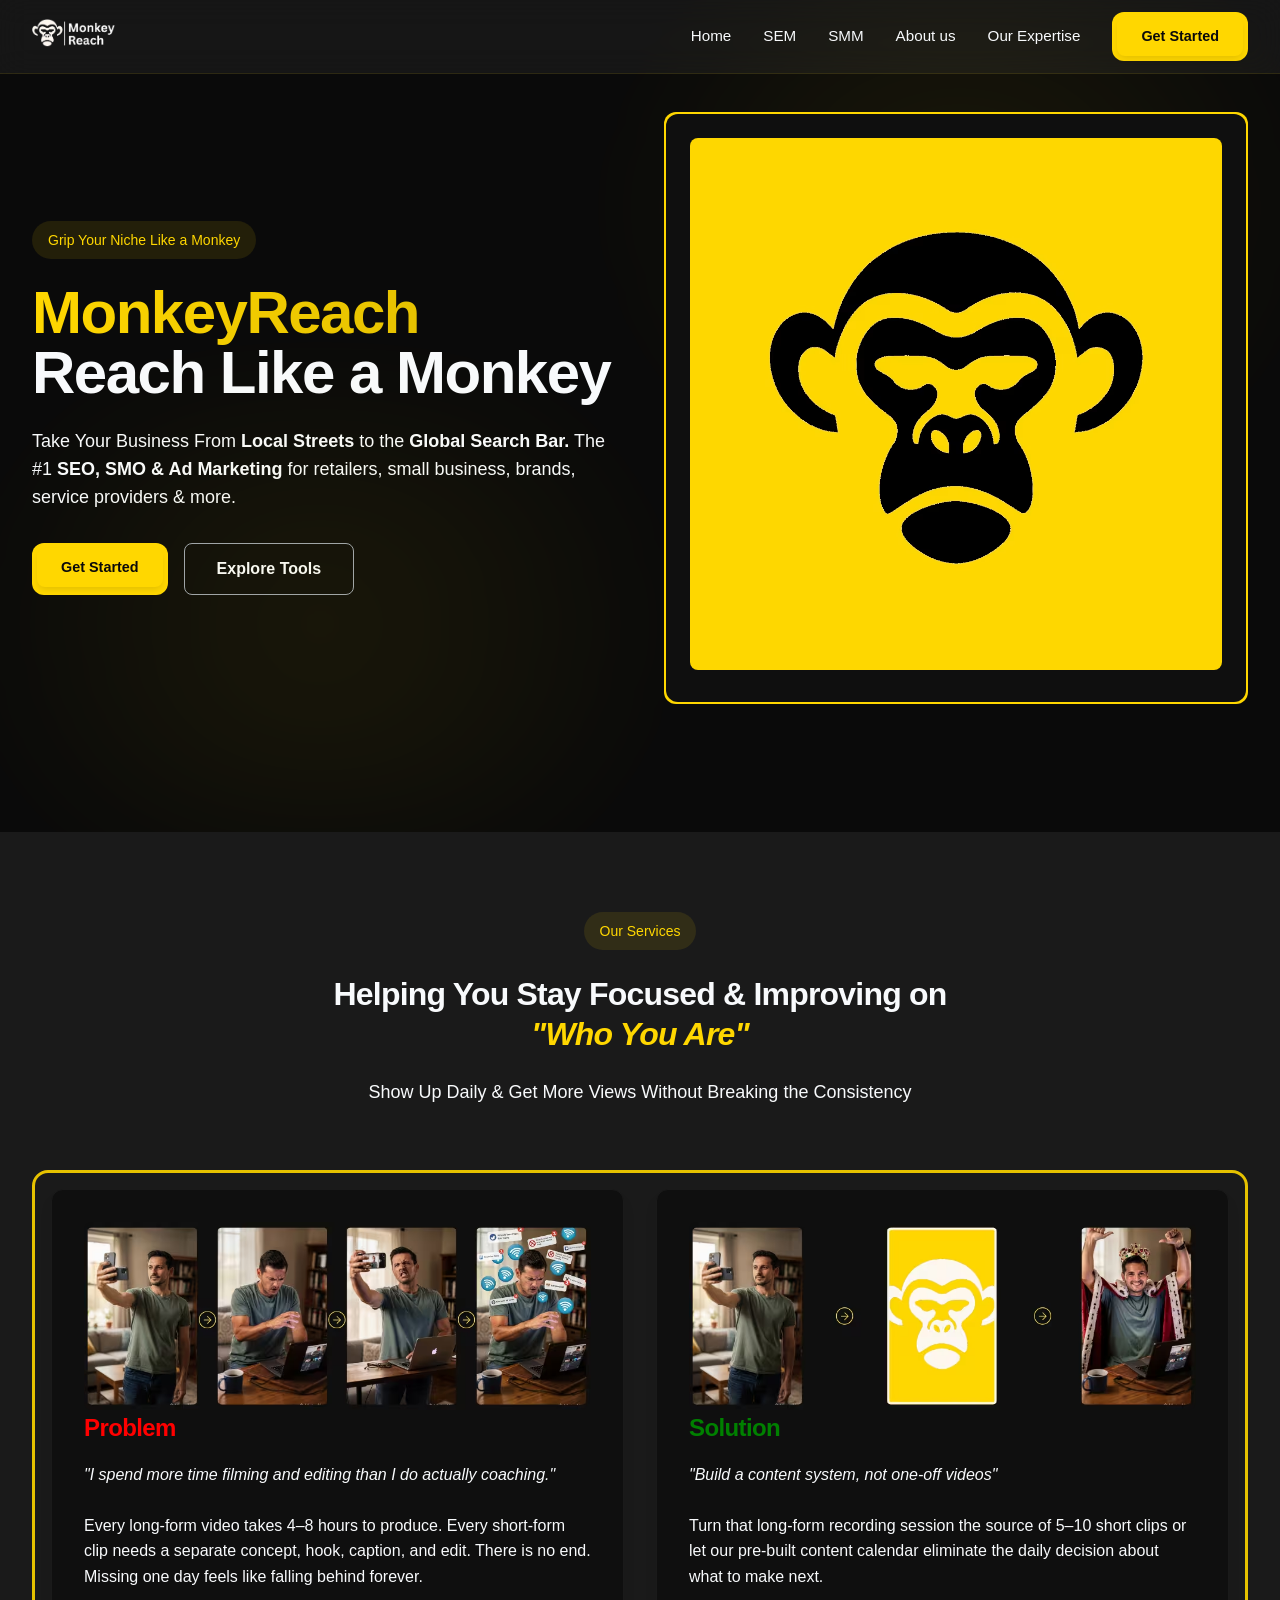
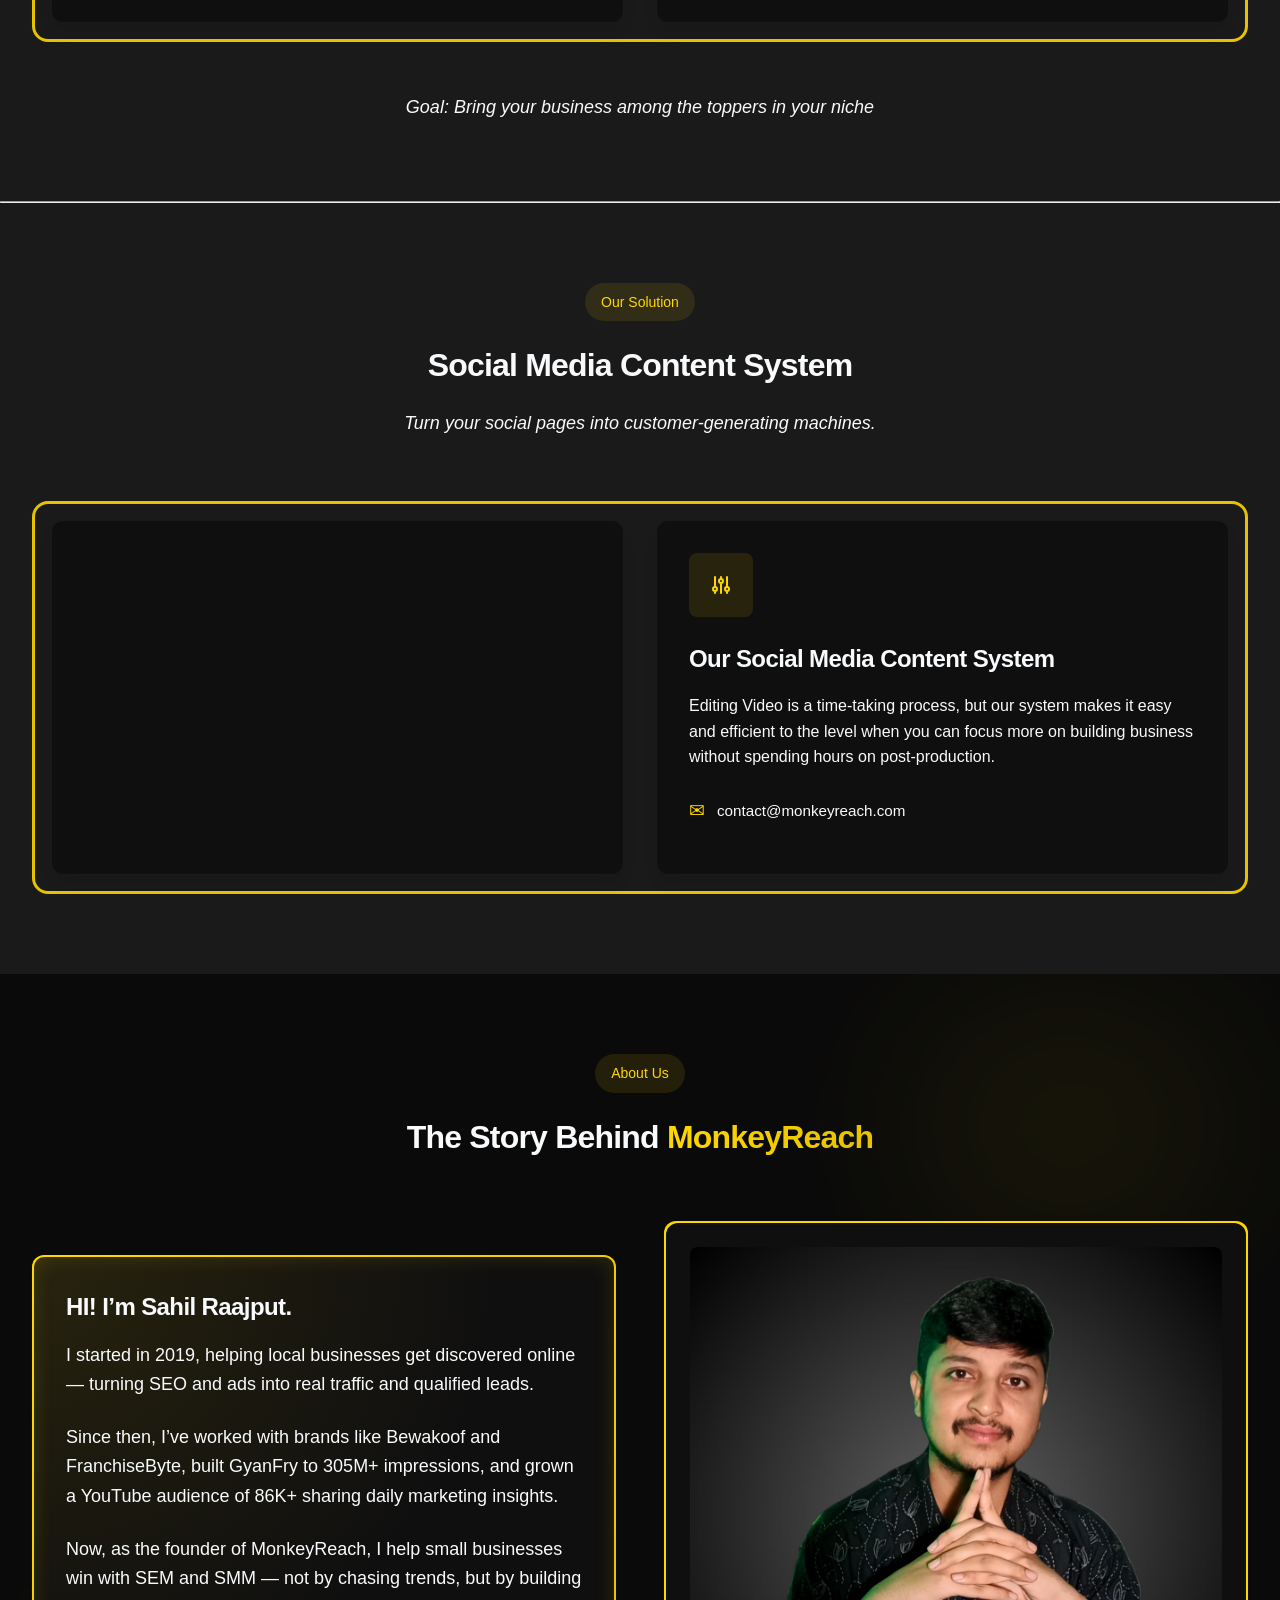
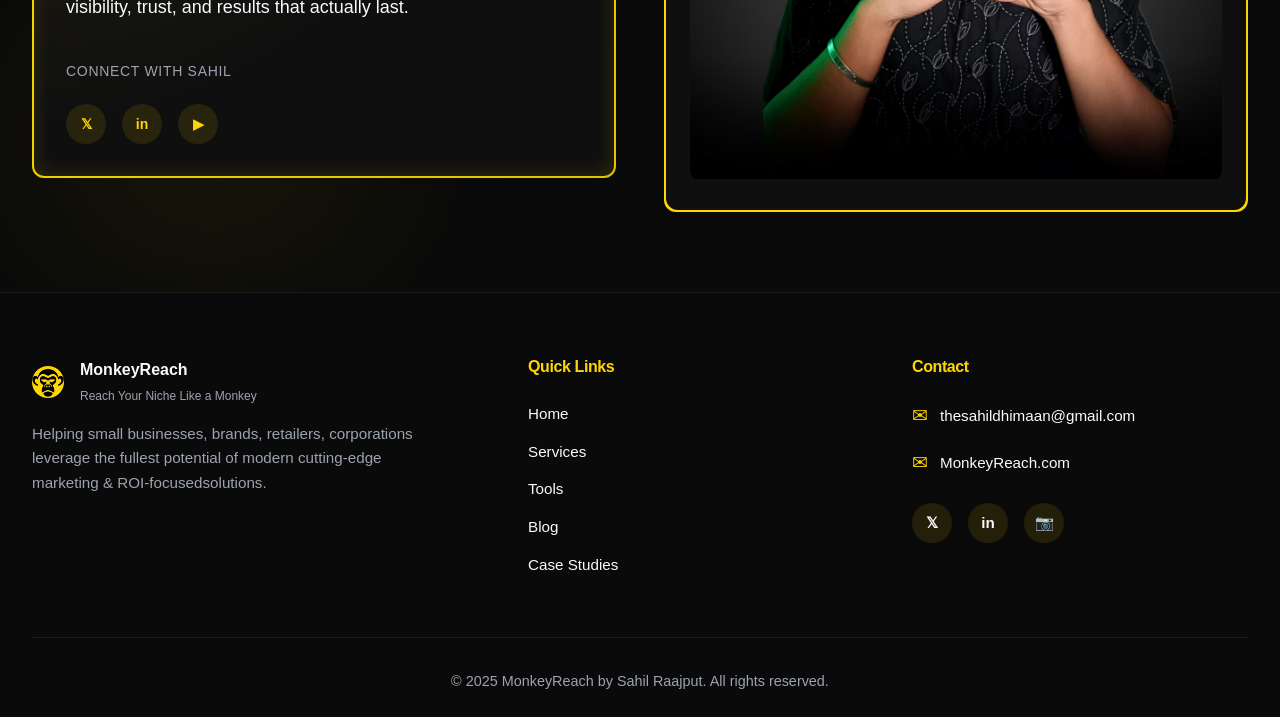
<file: SMM.html>
<!DOCTYPE html>
<html lang="en" class="scroll-smooth">

<head>
    <meta charset="UTF-8">
    <meta name="viewport" content="width=device-width, initial-scale=1.0">
    <meta http-equiv="X-UA-Compatible" content="IE=edge">
<link rel="stylesheet" href="style.css?v=2">
    <title>Best SEM & SMM Services for Small Businesses & Brands</title>

    <meta name="description"
        content="MonkeyReach, founded by Sahil Raajput, helps small businesses, brands, and service providers grow with expert Search Engine Marketing (SEM) and Social Media Marketing (SMM). Build online visibility, generate leads, and scale with proven digital strategies.">

    <meta name="keywords"
        content="MonkeyReach, Sahil Raajput, SEM Services, SMM Agency, Digital Marketing India, Social Media Marketing, Search Engine Marketing, Google Ads, Facebook Ads, Instagram Marketing, LinkedIn Ads, Local Business Marketing, Lead Generation, SEO, Digital Growth Agency">

    <meta name="author" content="Sahil Raajput - MonkeyReach">
    <meta name="robots" content="index, follow">
    <meta name="theme-color" content="#0a0a0a">

    <!-- google search console tag updated -->

    <meta name="google-site-verification" content="51WEd_R0qNhIjf8ooGiQPoAnyGsehjEqCimXcrNzPUw" />

    <!-- Favicons -->
    <link rel="icon" type="image/avif" href="Monkey-Reach-Site-Icon.avif">
    <link rel="apple-touch-icon" sizes="180x180" href="Monkey-Reach-Site-Icon.avif">
    <meta name="msapplication-TileColor" content="#0a0a0a">
    <meta name="theme-color" content="#0a0a0a">

    <!-- Open Graph / Facebook -->
    <meta property="og:title" content="MonkeyReach | Smart SEM & SMM Solutions for Growing Brands">
    <meta property="og:description"
        content="Grow your brand visibility and leads with MonkeyReach — expert SEM & SMM services for small businesses and professionals.">
    <meta property="og:image" content="https://monkeyreach.com/assets/Monkey-Reach-Site-Icon.avif">
    <meta property="og:url" content="https://monkeyreach.com">
    <meta property="og:type" content="website">
    <meta property="og:site_name" content="MonkeyReach">

    <!-- Social Links -->
    <link rel="me" href="https://www.instagram.com/monkey_reach/" />
    <link rel="me" href="https://www.linkedin.com/company/monkey-reach/" />
    <link rel="me" href="https://www.youtube.com/@Sahil_Raajput" />

    <!-- Twitter Card -->
    <meta name="twitter:card" content="summary_large_image">
    <meta name="twitter:title" content="MonkeyReach | SEM & SMM Services by Sahil Raajput">
    <meta name="twitter:description"
        content="Helping small businesses and professionals grow with data-driven SEM and SMM strategies.">
    <meta name="twitter:image" content="https://monkeyreach.com/assets/Monkey-Reach-Site-Icon.avif">
    <meta name="twitter:creator" content="@Sahil_Raaajput">

    <!-- Structured Data (JSON-LD for Google Rich Results) -->
    <script type="application/ld+json">
{
  "@context": "https://schema.org",
  "@type": "Organization",
  "name": "MonkeyReach",
  "url": "https://monkeyreach.com",
  "logo": "https://monkeyreach.com/assets/Monkey-Reach-Site-Icon.avif",
  "description": "MonkeyReach helps small businesses, brands, and service providers grow through expert Search Engine Marketing (SEM) and Social Media Marketing (SMM) services.",
  "foundingDate": "2019",
"email": "contact@monkeyreach.com",
"alternateEmail": "thesahildhimaan@gmail.com",
        "founder": {
    "@type": "Person",
    "name": "Sahil Raajput",
    "url": "https://www.linkedin.com/in/sahil-raajput/"
  },
  "sameAs": [
    "https://x.com/Sahil_Raaajput",
    "https://www.linkedin.com/in/sahil-raajput/",
    "https://www.youtube.com/@Sahil_Raajput"
  ],
  "contactPoint": {
    "@type": "ContactPoint",
    "contactType": "Customer Support",
    "email": "contact@monkeyreach.com"
  }
}
</script>

    <!-- Stylesheet -->
</head>

<body>
    <!-- Header -->
    <header>
        <div class="container">
            <div class="logo">
                <a href="#"><img src="MonkyReach-Header-Logo.avif" alt="A&C"></a>
            </div>

            <nav>
                <a href="#">Home</a>
                <a href="#SEM">SEM</a>
                <a href="#SMM">SMM</a>
                <a href="#about">About us</a>
                <a href="#about">Our Expertise</a>
                <div class="gradient-border">
                    <div>
                        <a href="#SMM" class="btn-primary">Get Started</a>
                    </div>
                </div>
            </nav>

            <button class="mobile-menu-btn" id="mobileMenuBtn">
                <span></span>
                <span></span>
                <span></span>
            </button>
        </div>
    </header>

    <!-- Mobile Nav -->
    <div class="mobile-nav" id="mobileNav">
        <a href="#">Home</a>
        <a href="#SEM">SEM</a>
        <a href="#SMM">SMM</a>
        <a href="#about">About us</a>
        <a href="#case-studies">Case Studies</a>
        <a href="#contact" class="mobile-nav-btn">Get Started</a>
    </div>

    <!-- Hero -->
    <section class="hero">
        <div class="bg-effect"
            style="top: 0; right: 0; width: 50%; height: 50%; background: radial-gradient(circle, rgba(255, 215, 0, 0.1), transparent);">
        </div>
        <div class="bg-effect"
            style="bottom: 0; left: 0; width: 50%; height: 50%; background: radial-gradient(circle, rgba(255, 215, 0, 0.1), transparent);">
        </div>
        <div class="container">
            <div class="hero-grid">
                <div>
                    <div class="badge">Grip Your Niche Like a Monkey</div>
                    <h1>
                        <span class="gradient-text">MonkeyReach</span><br>
                        <span>Reach Like a Monkey
                        </span>
                    </h1>
                    <p class="text-lg mb-8 max-w-xl" style="margin-top: 1.5rem;">
                        Take Your Business From <b>Local Streets</b> to the <b>Global Search Bar.</b> The #1 <b>SEO, SMO
                            &
                            Ad Marketing</b> for retailers, small business, brands, service providers & more.
                    </p>
                    <div class="button-group">
                        <div class="gradient-border">
                            <div>
                                <a href="#contact" class="btn-primary">Get Started</a>
                            </div>
                        </div>
                        <a href="#SMM" class="btn-outline">Explore Tools</a>
                    </div>
                </div>
                <div>
                    <div class="gradient-border" style="padding: 2px;">
                        <div style="padding: 1.5rem; background-color: var(--card-bg); border-radius: 0.75rem;">
                            <img src="MonkeyReach-Hero-Image-final.avif" alt="Programmatic SEO Dashboard"
                                style="width: 100%; border-radius: 0.5rem; aspect-ratio: 1/1;">
                        </div>
                    </div>
                </div>
            </div>
        </div>
    </section>

    <!-- Search Engine Marketing-->
    <section id="SEM" class="bg-gray-section">
        <div class="container">
            <div class="text-center max-w-3xl mx-auto mb-16">
                <div class="badge">Our Services</div>
                <h2 class="mb-6">Helping You Stay Focused & Improving on <br><i
                        style="color: var(--primary); font-size:xx-large;">"Who You Are"</i></h2>

                <p class="text-lg">Show Up Daily & Get More Views Without Breaking the Consistency</p>
            </div>

            <div class="card-grid">
                <div class="premium-card">
                    <div>
                        <img src="Clients-problem.avif" alt="problems client faces while editing videos">
                    </div>
                    <h3 style="margin-bottom: 1rem; color: red;"> Problem</h3>
                    <p><em>"I spend more time filming and editing than I do actually coaching."</em></p>
                    <br>
                    <p>Every long-form video takes 4–8 hours to produce. Every short-form clip needs a separate concept,
                        hook, caption, and edit. There is no end. Missing one day feels like falling behind forever.
                    </p>
                </div>

                <div class="premium-card">
                    <div>
                        <img src="Monkeyreach-solution.avif" alt="monkeyreach social media marketing solution">
                    </div>
                    <h3 style="margin-bottom: 1rem; color: green;">Solution</h3>
                    <p><em>"Build a content system, not one-off videos"</em></p>
                    <br>
                    <p>Turn that long-form recording session the source of 5–10 short clips or let our pre-built content
                        calendar eliminate the daily decision about what to make next.</p>
                </div>

            </div>
            <br>
            <br>
            <div class="text-center mt-12">
                <p class="text-lg font-semibold"> <i>Goal: Bring your business among the toppers in your niche</i></p>
            </div>
        </div>
    </section>
    <hr>
    <!-- Social Media Marketing -->
    <section id="SMM" class="bg-gray-section">
        <div class="container">
            <div class="text-center max-w-3xl mx-auto mb-16">
                <div class="badge">Our Solution</div>
                <h2 class="mb-6">Social Media Content System</h2>
                <p class="text-lg"><i>Turn your social pages into customer-generating machines.</i></p>
            </div>

            <div class="card-grid">
                <div class="premium-card">
                        <div class="video-box">
                            <iframe src="https://www.youtube.com/embed/nHNUzkCREvc" title="YouTube video player"
                                frameborder="0"
                                allow="accelerometer; autoplay; clipboard-write; encrypted-media; gyroscope; picture-in-picture"
                                allowfullscreen>
                            </iframe>
                        </div>
                </div>

                <div class="premium-card">
                    <div class="icon-box">
                        <svg xmlns="http://www.w3.org/2000/svg" fill="none" viewBox="0 0 24 24" stroke="currentColor">
                            <path stroke-linecap="round" stroke-linejoin="round" stroke-width="2"
                                d="M12 6V4m0 2a2 2 0 100 4m0-4a2 2 0 110 4m-6 8a2 2 0 100-4m0 4a2 2 0 110-4m0 4v2m0-6V4m6 6v10m6-2a2 2 0 100-4m0 4a2 2 0 110-4m0 4v2m0-6V4" />
                        </svg>
                    </div>
                    <h3 style="margin-bottom: 1rem;">Our Social Media Content System</h3>
                    <p>Editing Video is a time-taking process, but our system makes it easy and efficient to the level when you can focus more on building business without spending hours on post-production.</p>
                    <br>
                    <div class="footer-contact-item">
                        <span class="footer-contact-icon">✉</span>
                        <a href="mailto:thesahildhimaan@gmail.com">contact@monkeyreach.com</a>
                    </div>

                </div>
            </div>
    </section>


    <!-- About -->
    <section id="about" class="relative overflow-hidden">
        <div class="bg-effect"
            style="top: 0; right: 0; width: 33%; height: 33%; background: radial-gradient(circle, rgba(255, 215, 0, 0.1), transparent);">
        </div>
        <div class="bg-effect"
            style="bottom: 0; left: 0; width: 33%; height: 33%; background: radial-gradient(circle, rgba(255, 215, 0, 0.1), transparent);">
        </div>

        <div class="container">
            <div class="text-center max-w-3xl mx-auto mb-16">
                <div class="badge">About Us</div>
                <h2 class="mb-6">The Story Behind <span class="gradient-text">MonkeyReach</span></h2>
            </div>

            <div class="about-grid">
                <div>
                    <div class="about-card">
                        <div style="position: relative; z-index: 1;">
                            <h3 class="mb-4" style="font-size: 1.5rem; color: var(--foreground);">HI! I’m Sahil Raajput.
                            </h3>
                            <div class="space-y-6">
                                <p class="text-lg leading-relaxed" style="color: var(--foreground);">
                                    I started in 2019, helping local businesses get discovered online — turning SEO and
                                    ads into real traffic and qualified leads. </p>

                                <p class="text-lg leading-relaxed" style="color: var(--foreground);">

                                    Since then, I’ve worked with brands like Bewakoof and FranchiseByte, built GyanFry
                                    to 305M+ impressions, and grown a YouTube audience of 86K+ sharing daily marketing
                                    insights. </p>

                                <p class="text-lg leading-relaxed" style="color: var(--foreground);">

                                    Now, as the founder of MonkeyReach, I help small businesses win with SEM and SMM —
                                    not by chasing trends, but by building visibility, trust, and results that actually
                                    last.</p>

                            </div>

                            <div class="mt-10">
                                <h4
                                    style="color: var(--gray); font-size: 0.875rem; font-weight: 500; margin-bottom: 1rem; text-transform: uppercase; letter-spacing: 0.05em;">
                                    CONNECT WITH SAHIL</h4>
                                <div class="social-links">
                                    <a href="https://x.com/Sahil_Raaajput" class="social-link">𝕏</a>
                                    <a href="https://www.linkedin.com/in/sahil-raajput/" class="social-link">in</a>
                                    <a href="https://www.youtube.com/@Sahil_Raajput" class="social-link">▶</a>
                                </div>
                            </div>
                        </div>
                    </div>
                </div>
                <div>
                    <div>
                        <div class="gradient-border" style="padding: 2px;">
                            <div style="padding: 1.5rem; background-color: var(--card-bg); border-radius: 0.75rem;">
                                <img src="Sahil Raajput.avif" alt="Programmatic SEO Dashboard"
                                    style="width: 100%; border-radius: 0.5rem; aspect-ratio: 1/1;">
                            </div>
                        </div>
                    </div>
                </div>
            </div>
        </div>
    </section>
    <!-- Footer -->
    <footer>
        <div class="container">
            <div class="footer-content">
                <div class="footer-brand">
                    <div class="footer-brand-logo">
                        <img src="Monkey-Reach-Site-Icon.avif" alt="A&C">
                        <div>
                            <div class="footer-brand-title">MonkeyReach</div>
                            <div class="footer-brand-subtitle">Reach Your Niche Like a Monkey</div>
                        </div>
                    </div>
                    <p>Helping small businesses, brands, retailers, corporations leverage the fullest potential of
                        modern cutting-edge marketing & ROI-focusedsolutions.</p>
                </div>

                <div class="footer-section">
                    <h4>Quick Links</h4>
                    <ul>
                        <li><a href="#">Home</a></li>
                        <li><a href="#services">Services</a></li>
                        <li><a href="#tools">Tools</a></li>
                        <li><a href="#blog">Blog</a></li>
                        <li><a href="#case-studies">Case Studies</a></li>
                    </ul>
                </div>

                <div class="footer-section">
                    <h4>Contact</h4>
                    <div class="footer-contact-item">
                        <span class="footer-contact-icon">✉</span>
                        <a href="mailto:contact@monkeyreach.com">thesahildhimaan@gmail.com</a>
                    </div>
                    <div class="footer-contact-item">
                        <span class="footer-contact-icon">✉</span>
                        <a href="https://www.monkeyreach.com">MonkeyReach.com</a>
                    </div>
                    <div class="social-links">
                        <a href="https://x.com/Monkey_Reach" class="social-link">𝕏</a>
                        <a href="https://www.linkedin.com/company/monkey-reach/" class="social-link">in</a>
                        <a href="https://www.instagram.com/monkey_reach/" class="social-link">📷</a>
                    </div>
                </div>
            </div>

            <div class="footer-bottom">
                <p>© 2025 MonkeyReach by Sahil Raajput. All rights reserved.</p>
            </div>
        </div>
    </footer>

    <script>
        // Mobile Menu
        const mobileMenuBtn = document.getElementById('mobileMenuBtn');
        const mobileNav = document.getElementById('mobileNav');

        mobileMenuBtn.addEventListener('click', function () {
            this.classList.toggle('active');
            mobileNav.classList.toggle('active');
        });

        const mobileNavLinks = mobileNav.querySelectorAll('a');
        mobileNavLinks.forEach(link => {
            link.addEventListener('click', function () {
                mobileMenuBtn.classList.remove('active');
                mobileNav.classList.remove('active');
            });
        });

        // Header Scroll
        const header = document.querySelector('header');
        window.addEventListener('scroll', function () {
            const scrollTop = window.scrollY || document.documentElement.scrollTop;
            if (scrollTop > 100) {
                header.classList.add('scrolled');
            } else {
                header.classList.remove('scrolled');
            }
        });
    </script>
</body>

</html>
</file>
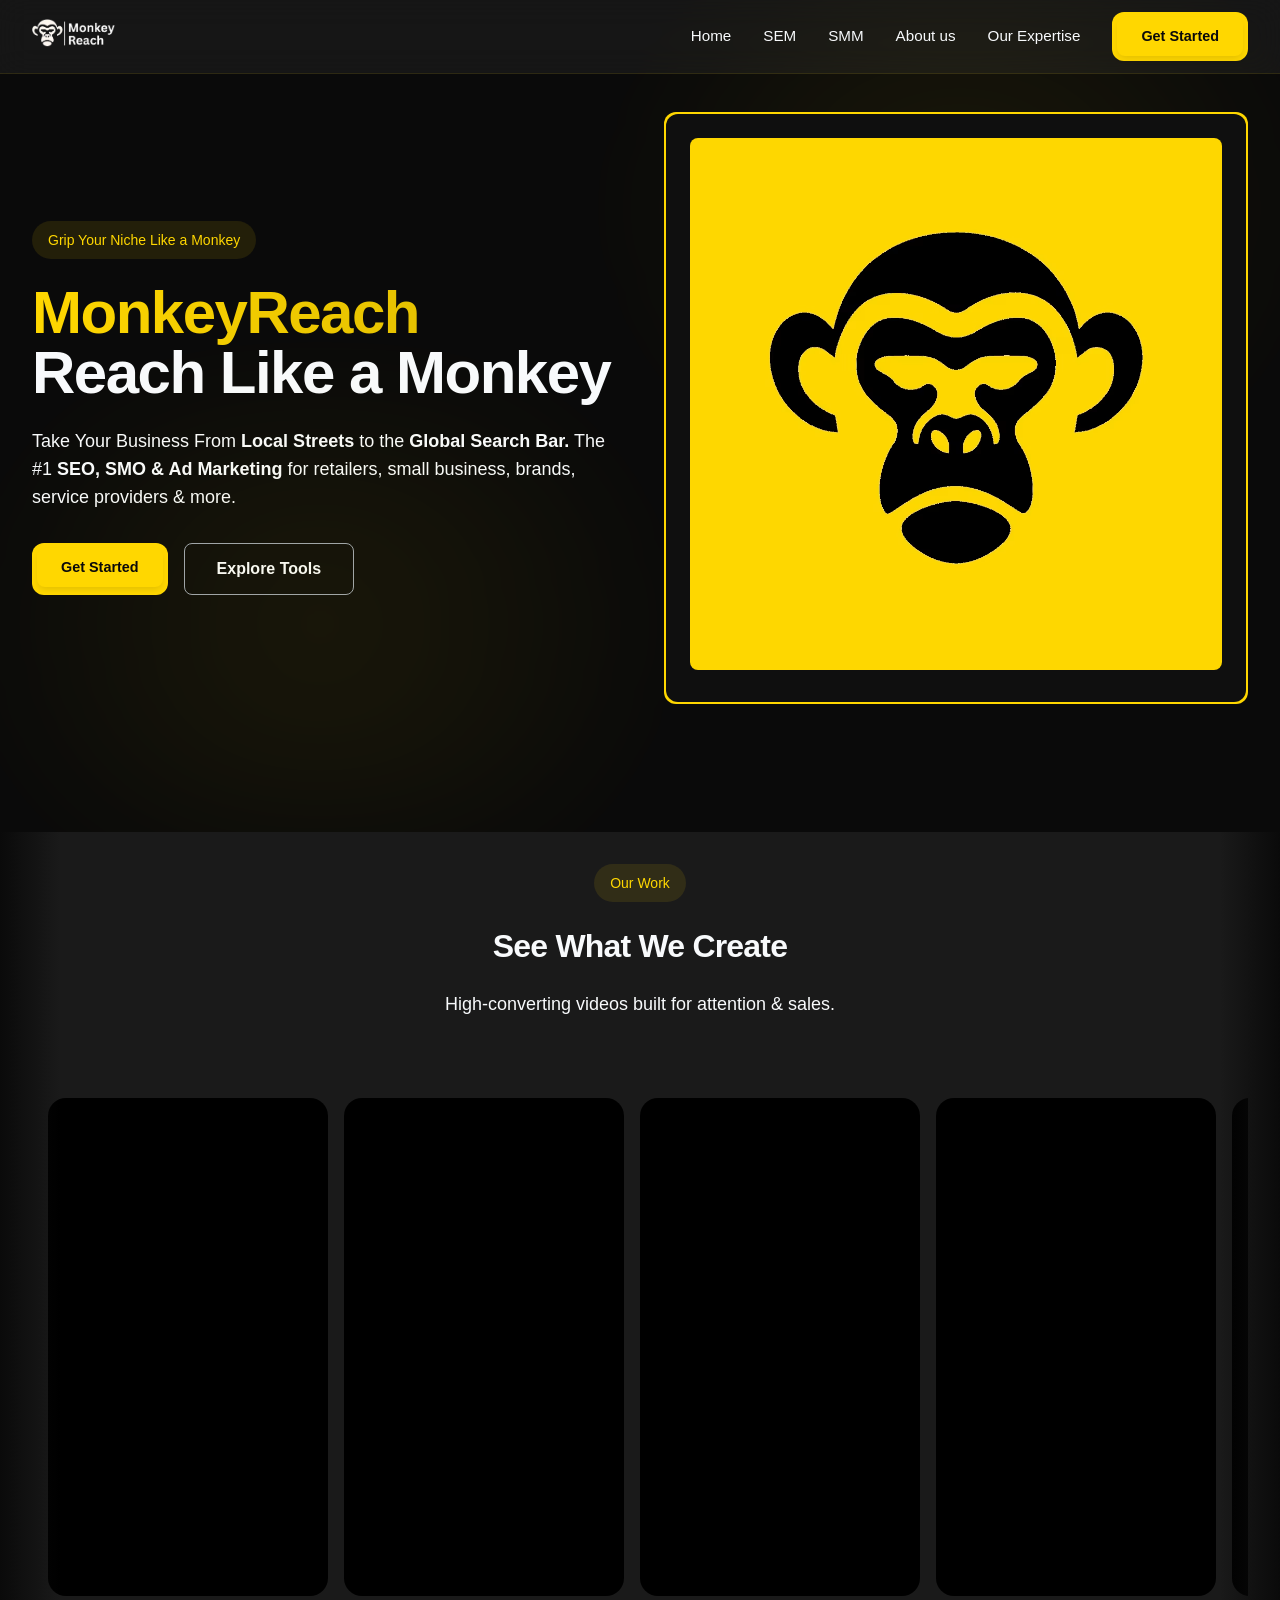
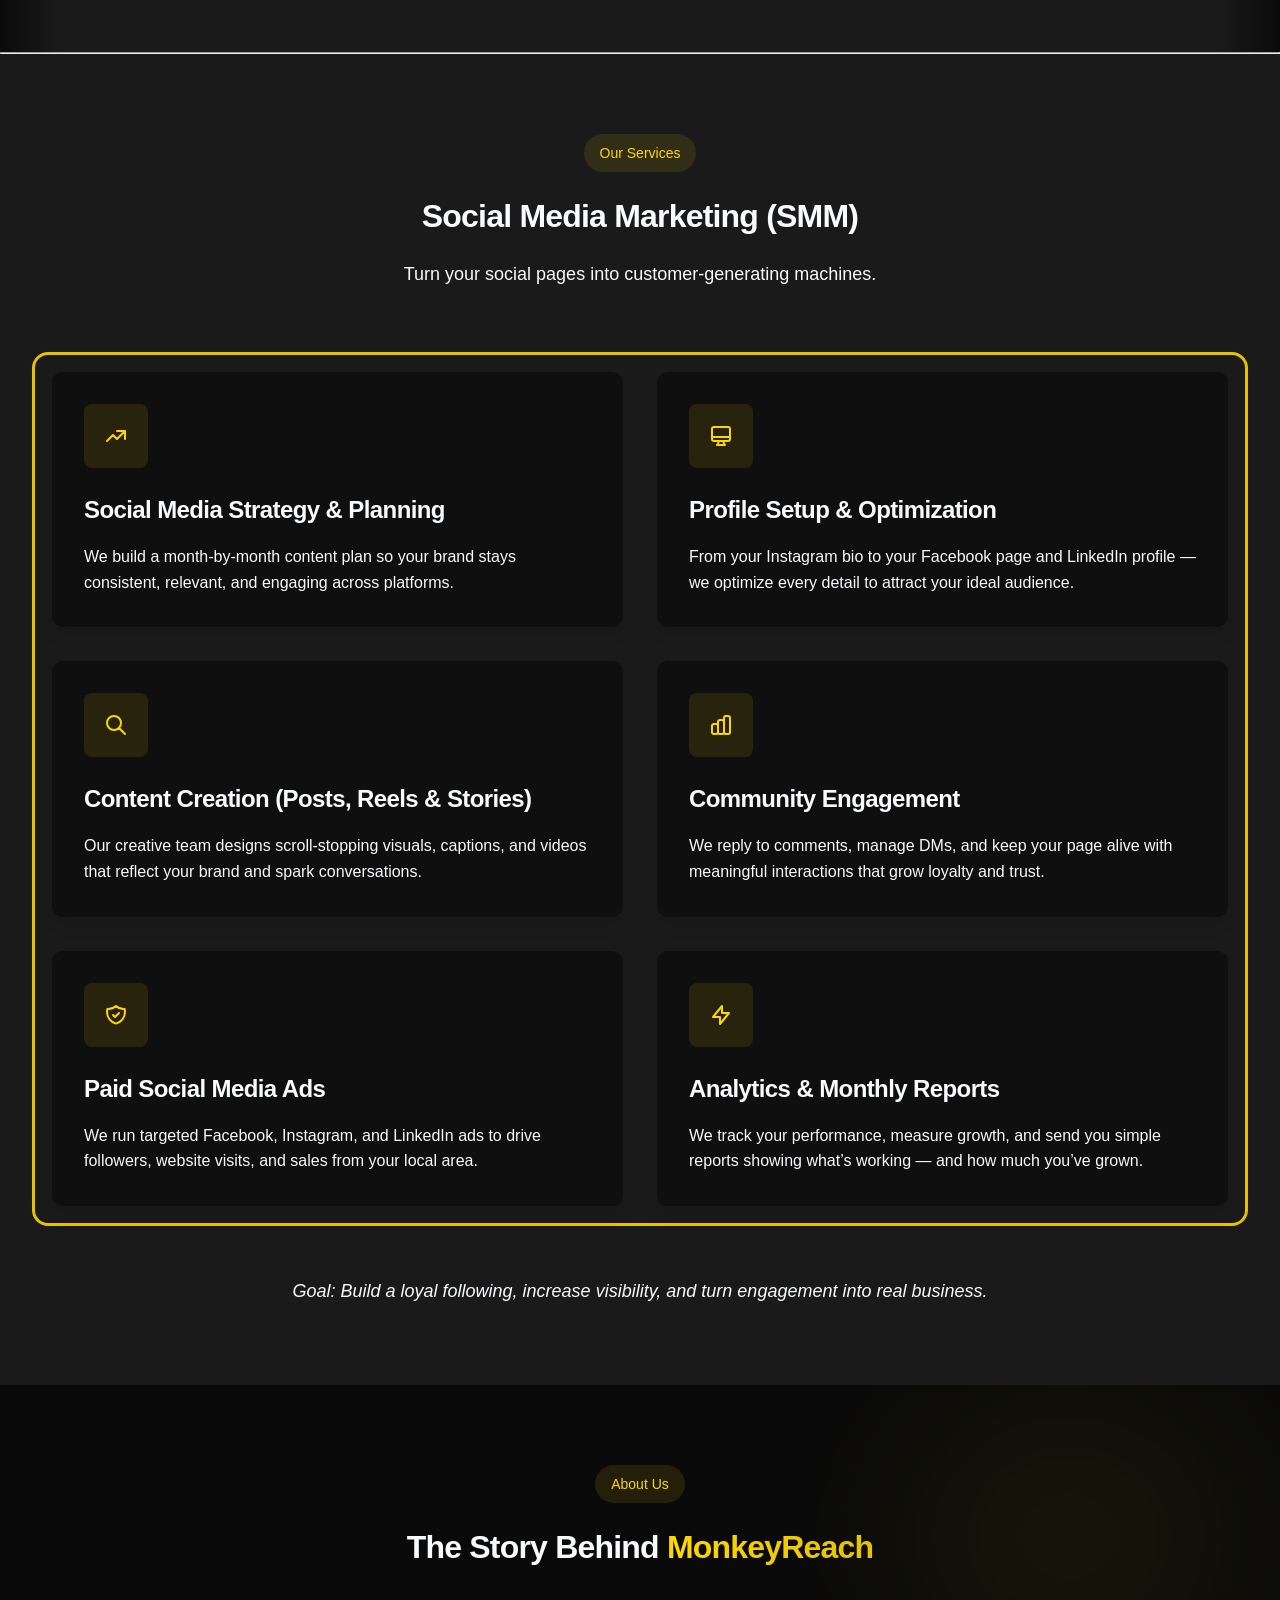
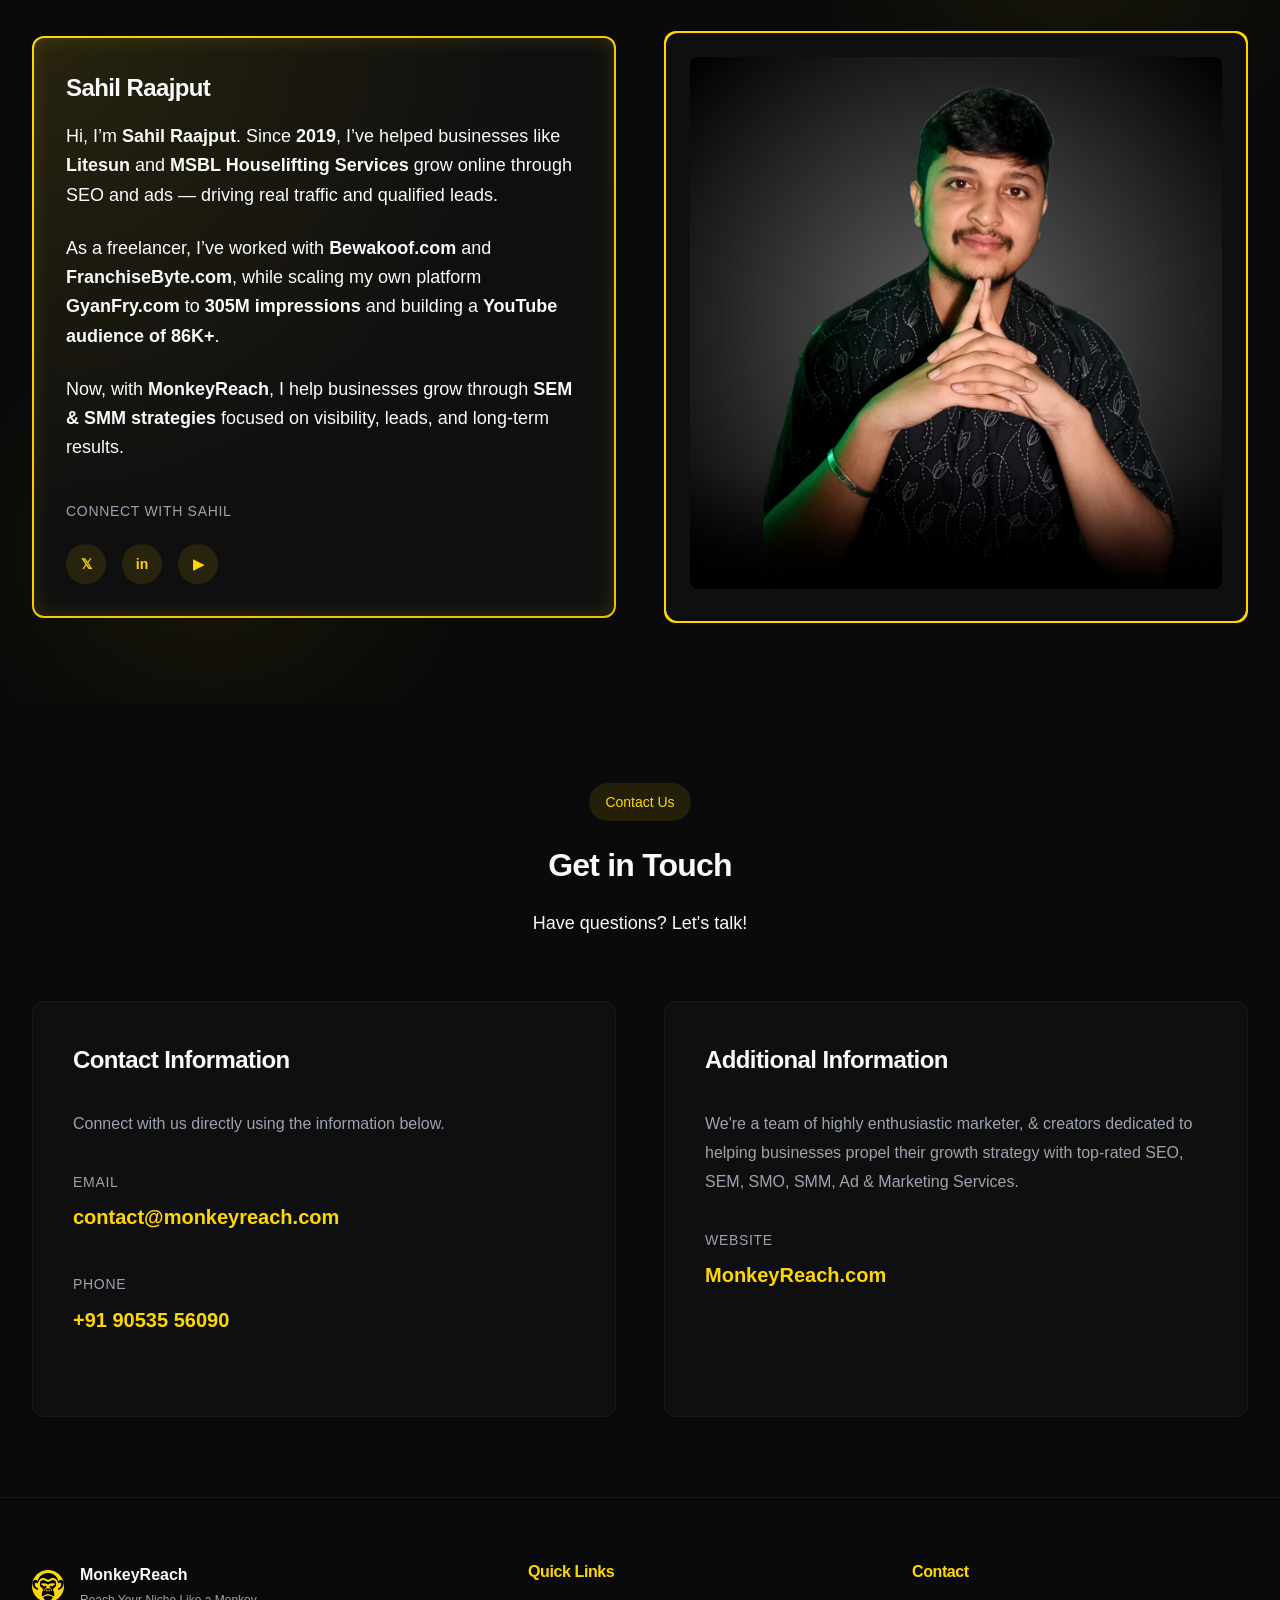
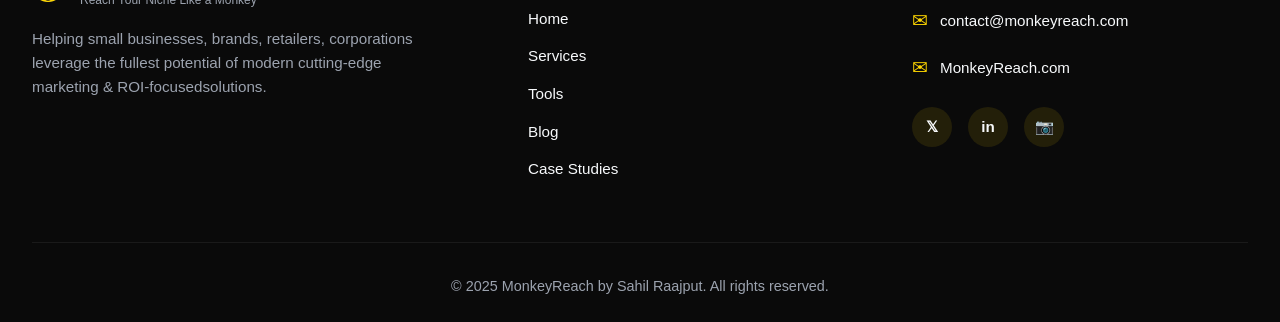
<file: video-editing-service.html>
<!DOCTYPE html>
<html lang="en" class="scroll-smooth">

<head>
    <meta charset="UTF-8">
    <meta name="viewport" content="width=device-width, initial-scale=1.0">
    <meta http-equiv="X-UA-Compatible" content="IE=edge">

    <title>Best SEM & SMM Services for Small Businesses & Brands</title>

    <meta name="description"
        content="MonkeyReach, founded by Sahil Raajput, helps small businesses, brands, and service providers grow with expert Search Engine Marketing (SEM) and Social Media Marketing (SMM). Build online visibility, generate leads, and scale with proven digital strategies.">

    <meta name="keywords"
        content="MonkeyReach, Sahil Raajput, SEM Services, SMM Agency, Digital Marketing India, Social Media Marketing, Search Engine Marketing, Google Ads, Facebook Ads, Instagram Marketing, LinkedIn Ads, Local Business Marketing, Lead Generation, SEO, Digital Growth Agency">

    <meta name="author" content="Sahil Raajput - MonkeyReach">
    <meta name="robots" content="index, follow">
    <meta name="theme-color" content="#0a0a0a">

    <!-- google search console tag updated -->

    <meta name="google-site-verification" content="51WEd_R0qNhIjf8ooGiQPoAnyGsehjEqCimXcrNzPUw" />

    <!-- Favicons -->
    <link rel="icon" type="image/avif" href="Monkey-Reach-Site-Icon.avif">
    <link rel="apple-touch-icon" sizes="180x180" href="Monkey-Reach-Site-Icon.avif">
    <meta name="msapplication-TileColor" content="#0a0a0a">
    <meta name="theme-color" content="#0a0a0a">

    <!-- Open Graph / Facebook -->
    <meta property="og:title" content="MonkeyReach | Smart SEM & SMM Solutions for Growing Brands">
    <meta property="og:description"
        content="Grow your brand visibility and leads with MonkeyReach — expert SEM & SMM services for small businesses and professionals.">
    <meta property="og:image" content="https://monkeyreach.com/assets/Monkey-Reach-Site-Icon.avif">
    <meta property="og:url" content="https://monkeyreach.com">
    <meta property="og:type" content="website">
    <meta property="og:site_name" content="MonkeyReach">

    <!-- Social Links -->
    <link rel="me" href="https://www.instagram.com/monkey_reach/" />
    <link rel="me" href="https://www.linkedin.com/company/monkey-reach/" />
    <link rel="me" href="https://www.youtube.com/@Sahil_Raajput" />

    <!-- Twitter Card -->
    <meta name="twitter:card" content="summary_large_image">
    <meta name="twitter:title" content="MonkeyReach | SEM & SMM Services by Sahil Raajput">
    <meta name="twitter:description"
        content="Helping small businesses and professionals grow with data-driven SEM and SMM strategies.">
    <meta name="twitter:image" content="https://monkeyreach.com/assets/Monkey-Reach-Site-Icon.avif">
    <meta name="twitter:creator" content="@Sahil_Raaajput">

    <!-- Structured Data (JSON-LD for Google Rich Results) -->
    <script type="application/ld+json">
{
  "@context": "https://schema.org",
  "@type": "Organization",
  "name": "MonkeyReach",
  "url": "https://monkeyreach.com",
  "logo": "https://monkeyreach.com/assets/Monkey-Reach-Site-Icon.avif",
  "description": "MonkeyReach helps small businesses, brands, and service providers grow through expert Search Engine Marketing (SEM) and Social Media Marketing (SMM) services.",
  "foundingDate": "2019",
  "email": "contact@monkeyreach.com",
  "founder": {
    "@type": "Person",
    "name": "Sahil Raajput",
    "url": "https://www.linkedin.com/in/sahil-raajput/"
  },
  "sameAs": [
    "https://x.com/Sahil_Raaajput",
    "https://www.linkedin.com/in/sahil-raajput/",
    "https://www.youtube.com/@Sahil_Raajput"
  ],
  "contactPoint": {
    "@type": "ContactPoint",
    "contactType": "Customer Support",
    "email": "contact@monkeyreach.com"
  }
}
</script>

    <!-- Stylesheet -->
    <link rel="stylesheet" href="style.css">
</head>

<body>
    <!-- Header -->
    <header>
        <div class="container">
            <div class="logo">
                <a href="#"><img src="MonkyReach-Header-Logo.avif" alt="A&C"></a>
            </div>

            <nav>
                <a href="#">Home</a>
                <a href="#SEM">SEM</a>
                <a href="#SMM">SMM</a>
                <a href="#about">About us</a>
                <a href="#expertise">Our Expertise</a>
                <div class="gradient-border">
                    <div>
                        <a href="#contact" class="btn-primary">Get Started</a>
                    </div>
                </div>
            </nav>

            <button class="mobile-menu-btn" id="mobileMenuBtn">
                <span></span>
                <span></span>
                <span></span>
            </button>
        </div>
    </header>

    <!-- Mobile Nav -->
    <div class="mobile-nav" id="mobileNav">
        <a href="#">Home</a>
        <a href="#SEM">SEM</a>
        <a href="#SMM">SMM</a>
        <a href="#about">About us</a>
        <a href="#case-studies">Case Studies</a>
        <a href="#contact" class="mobile-nav-btn">Get Started</a>
    </div>

    <!-- Hero -->
    <section class="hero">
        <div class="bg-effect"
            style="top: 0; right: 0; width: 50%; height: 50%; background: radial-gradient(circle, rgba(255, 215, 0, 0.1), transparent);">
        </div>
        <div class="bg-effect"
            style="bottom: 0; left: 0; width: 50%; height: 50%; background: radial-gradient(circle, rgba(255, 215, 0, 0.1), transparent);">
        </div>
        <div class="container">
            <div class="hero-grid">
                <div>
                    <div class="badge">Grip Your Niche Like a Monkey</div>
                    <h1>
                        <span class="gradient-text">MonkeyReach</span><br>
                        <span>Reach Like a Monkey
                        </span>
                    </h1>
                    <p class="text-lg mb-8 max-w-xl" style="margin-top: 1.5rem;">
                        Take Your Business From <b>Local Streets</b> to the <b>Global Search Bar.</b> The #1 <b>SEO, SMO
                            &
                            Ad Marketing</b> for retailers, small business, brands, service providers & more.
                    </p>
                    <div class="button-group">
                        <div class="gradient-border">
                            <div>
                                <a href="#contact" class="btn-primary">Get Started</a>
                            </div>
                        </div>
                        <a href="#tools" class="btn-outline">Explore Tools</a>
                    </div>
                </div>
                <div>
                    <div class="gradient-border" style="padding: 2px;">
                        <div style="padding: 1.5rem; background-color: var(--card-bg); border-radius: 0.75rem;">
                            <img src="MonkeyReach-Hero-Image-final.avif" alt="Programmatic SEO Dashboard"
                                style="width: 100%; border-radius: 0.5rem; aspect-ratio: 1/1;">
                        </div>
                    </div>
                </div>
            </div>
        </div>
    </section>

    <!-- Search Engine Marketing-->
    <section id="SEM" class="bg-gray-section video-section">
        <div class="container">

            <div class="text-center max-w-3xl mx-auto mb-16">
                <div class="badge">Our Work</div>
                <h2 class="mb-6">See What We Create</h2>
                <p class="text-lg">High-converting videos built for attention & sales.</p>
            </div>

            <div class="video-carousel">

                <!-- VIDEO 1 -->
                <div class="video-slide">
                    <iframe src="https://player.vimeo.com/video/1187019913?autoplay=1&muted=1&loop=1" frameborder="0"
                        allow="autoplay; fullscreen"></iframe>
                </div>

                <!-- Duplicate & replace IDs -->
                <div class="video-slide">
                    <iframe src="https://player.vimeo.com/video/VIDEO_ID_2?autoplay=0&muted=1" frameborder="0"
                        allow="autoplay; fullscreen"></iframe>
                </div>

                <div class="video-slide">
                    <iframe src="https://player.vimeo.com/video/VIDEO_ID_3?autoplay=0&muted=1" frameborder="0"
                        allow="autoplay; fullscreen"></iframe>
                </div>

                <div class="video-slide">
                    <iframe src="https://player.vimeo.com/video/VIDEO_ID_4?autoplay=0&muted=1" frameborder="0"
                        allow="autoplay; fullscreen"></iframe>
                </div>

                <div class="video-slide">
                    <iframe src="https://player.vimeo.com/video/VIDEO_ID_5?autoplay=0&muted=1" frameborder="0"
                        allow="autoplay; fullscreen"></iframe>
                </div>

            </div>

        </div>
    </section>
    <hr>
    <!-- Social Media Marketing -->
    <section id="SMM" class="bg-gray-section">
        <div class="container">
            <div class="text-center max-w-3xl mx-auto mb-16">
                <div class="badge">Our Services</div>
                <h2 class="mb-6">Social Media Marketing (SMM)</h2>
                <p class="text-lg">Turn your social pages into customer-generating machines.</p>
            </div>

            <div class="card-grid">
                <div class="premium-card">
                    <div class="icon-box">
                        <svg xmlns="http://www.w3.org/2000/svg" fill="none" viewBox="0 0 24 24" stroke="currentColor">
                            <path stroke-linecap="round" stroke-linejoin="round" stroke-width="2"
                                d="M13 7h8m0 0v8m0-8l-8 8-4-4-6 6" />
                        </svg>
                    </div>
                    <h3 style="margin-bottom: 1rem;">Social Media Strategy & Planning</h3>
                    <p>We build a month-by-month content plan so your brand stays consistent, relevant, and engaging
                        across platforms.</p>
                </div>

                <div class="premium-card">
                    <div class="icon-box">
                        <svg xmlns="http://www.w3.org/2000/svg" fill="none" viewBox="0 0 24 24" stroke="currentColor">
                            <path stroke-linecap="round" stroke-linejoin="round" stroke-width="2"
                                d="M9.75 17L9 20l-1 1h8l-1-1-.75-3M3 13h18M5 17h14a2 2 0 002-2V5a2 2 0 00-2-2H5a2 2 0 00-2 2v10a2 2 0 002 2z" />
                        </svg>
                    </div>
                    <h3 style="margin-bottom: 1rem;">Profile Setup & Optimization</h3>
                    <p>From your Instagram bio to your Facebook page and LinkedIn profile — we optimize every detail to
                        attract your ideal audience.</p>
                </div>

                <div class="premium-card">
                    <div class="icon-box">
                        <svg xmlns="http://www.w3.org/2000/svg" fill="none" viewBox="0 0 24 24" stroke="currentColor">
                            <path stroke-linecap="round" stroke-linejoin="round" stroke-width="2"
                                d="M21 21l-6-6m2-5a7 7 0 11-14 0 7 7 0 0114 0z" />
                        </svg>
                    </div>
                    <h3 style="margin-bottom: 1rem;">Content Creation (Posts, Reels & Stories)</h3>
                    <p>Our creative team designs scroll-stopping visuals, captions, and videos that reflect your brand
                        and spark conversations.</p>
                </div>

                <div class="premium-card">
                    <div class="icon-box">
                        <svg xmlns="http://www.w3.org/2000/svg" fill="none" viewBox="0 0 24 24" stroke="currentColor">
                            <path stroke-linecap="round" stroke-linejoin="round" stroke-width="2"
                                d="M9 19v-6a2 2 0 00-2-2H5a2 2 0 00-2 2v6a2 2 0 002 2h2a2 2 0 002-2zm0 0V9a2 2 0 012-2h2a2 2 0 012 2v10m-6 0a2 2 0 002 2h2a2 2 0 002-2m0 0V5a2 2 0 012-2h2a2 2 0 012 2v14a2 2 0 01-2 2h-2a2 2 0 01-2-2z" />
                        </svg>
                    </div>
                    <h3 style="margin-bottom: 1rem;">Community Engagement</h3>
                    <p>We reply to comments, manage DMs, and keep your page alive with meaningful interactions that grow
                        loyalty and trust.</p>
                </div>

                <div class="premium-card">
                    <div class="icon-box">
                        <svg xmlns="http://www.w3.org/2000/svg" fill="none" viewBox="0 0 24 24" stroke="currentColor">
                            <path stroke-linecap="round" stroke-linejoin="round" stroke-width="2"
                                d="M9 12l2 2 4-4m5.618-4.016A11.955 11.955 0 0112 2.944a11.955 11.955 0 01-8.618 3.04A12.02 12.02 0 003 9c0 5.591 3.824 10.29 9 11.622 5.176-1.332 9-6.03 9-11.622 0-1.042-.133-2.052-.382-3.016z" />
                        </svg>
                    </div>
                    <h3 style="margin-bottom: 1rem;">Paid Social Media Ads</h3>
                    <p>We run targeted Facebook, Instagram, and LinkedIn ads to drive followers, website visits, and
                        sales from your local area.</p>
                </div>

                <div class="premium-card">
                    <div class="icon-box">
                        <svg xmlns="http://www.w3.org/2000/svg" fill="none" viewBox="0 0 24 24" stroke="currentColor">
                            <path stroke-linecap="round" stroke-linejoin="round" stroke-width="2"
                                d="M13 10V3L4 14h7v7l9-11h-7z" />
                        </svg>
                    </div>
                    <h3 style="margin-bottom: 1rem;">Analytics & Monthly Reports</h3>
                    <p>We track your performance, measure growth, and send you simple reports showing what’s working —
                        and how much you’ve grown.</p>
                </div>
            </div>

            <br><br>

            <div class="text-center mt-12">
                <p class="text-lg font-semibold">
                    <i>Goal: Build a loyal following, increase visibility, and turn engagement into real business.</i>
                </p>
            </div>
        </div>
    </section>


    <!-- About -->
    <section id="about" class="relative overflow-hidden">
        <div class="bg-effect"
            style="top: 0; right: 0; width: 33%; height: 33%; background: radial-gradient(circle, rgba(255, 215, 0, 0.1), transparent);">
        </div>
        <div class="bg-effect"
            style="bottom: 0; left: 0; width: 33%; height: 33%; background: radial-gradient(circle, rgba(255, 215, 0, 0.1), transparent);">
        </div>

        <div class="container">
            <div class="text-center max-w-3xl mx-auto mb-16">
                <div class="badge">About Us</div>
                <h2 class="mb-6">The Story Behind <span class="gradient-text">MonkeyReach</span></h2>
            </div>

            <div class="about-grid">
                <div>
                    <div class="about-card">
                        <div style="position: relative; z-index: 1;">
                            <h3 class="mb-4" style="font-size: 1.5rem; color: var(--foreground);">Sahil Raajput</h3>
                            <div class="space-y-6">
                                <p class="text-lg leading-relaxed" style="color: var(--foreground);">
                                    Hi, I’m <strong>Sahil Raajput</strong>. Since <strong>2019</strong>, I’ve helped
                                    businesses like <strong>Litesun</strong> and <strong>MSBL Houselifting
                                        Services</strong> grow online through SEO and ads — driving real traffic and
                                    qualified leads.
                                </p>

                                <p class="text-lg leading-relaxed" style="color: var(--foreground);">
                                    As a freelancer, I’ve worked with <strong>Bewakoof.com</strong> and
                                    <strong>FranchiseByte.com</strong>, while scaling my own platform
                                    <strong>GyanFry.com</strong> to <strong>305M impressions</strong> and building a
                                    <strong>YouTube audience of 86K+</strong>.
                                </p>

                                <p class="text-lg leading-relaxed" style="color: var(--foreground);">
                                    Now, with <strong>MonkeyReach</strong>, I help businesses grow through <strong>SEM &
                                        SMM strategies</strong> focused on visibility, leads, and long-term results.
                                </p>
                            </div>
                            <div class="mt-10">
                                <h4
                                    style="color: var(--gray); font-size: 0.875rem; font-weight: 500; margin-bottom: 1rem; text-transform: uppercase; letter-spacing: 0.05em;">
                                    CONNECT WITH SAHIL</h4>
                                <div class="social-links">
                                    <a href="https://x.com/Sahil_Raaajput" class="social-link">𝕏</a>
                                    <a href="https://www.linkedin.com/in/sahil-raajput/" class="social-link">in</a>
                                    <a href="https://www.youtube.com/@Sahil_Raajput" class="social-link">▶</a>
                                </div>
                            </div>
                        </div>
                    </div>
                </div>
                <div>
                    <div>
                        <div class="gradient-border" style="padding: 2px;">
                            <div style="padding: 1.5rem; background-color: var(--card-bg); border-radius: 0.75rem;">
                                <img src="Sahil Raajput.avif" alt="Programmatic SEO Dashboard"
                                    style="width: 100%; border-radius: 0.5rem; aspect-ratio: 1/1;">
                            </div>
                        </div>
                    </div>
                </div>
            </div>
        </div>
    </section>

    <!-- Services -->

    <!-- Contact -->
    <section id="contact">
        <div class="container">
            <div class="text-center max-w-3xl mx-auto mb-16">
                <div class="badge">Contact Us</div>
                <h2 class="mb-6">Get in Touch</h2>
                <p class="text-lg">Have questions? Let's talk!</p>
            </div>
            <div class="contact-grid">
                <div class="contact-box">
                    <h3 class="mb-8">Contact Information</h3>
                    <p class="contact-message">Connect with us directly using the information below.</p>

                    <div class="contact-item">
                        <div class="contact-label">Email</div>
                        <a href="mailto:contact@monkeyreach.com" class="contact-value">contact@monkeyreach.com</a>
                    </div>

                    <div class="contact-item">
                        <div class="contact-label">Phone</div>
                        <a href="tel:+919896056579" class="contact-value">+91 90535 56090</a>
                    </div>
                </div>

                <div class="contact-box">
                    <h3 class="mb-8">Additional Information</h3>
                    <p class="contact-message">We're a team of highly enthusiastic marketer, & creators dedicated to
                        helping businesses
                        propel their growth strategy with top-rated SEO, SEM, SMO, SMM, Ad & Marketing Services.</p>

                    <div class="contact-item">
                        <div class="contact-label">Website</div>
                        <a href="https://www.monkeyreach.com" class="contact-value">MonkeyReach.com</a>
                    </div>
                </div>
            </div>
        </div>
    </section>

    <!-- Footer -->
    <footer>
        <div class="container">
            <div class="footer-content">
                <div class="footer-brand">
                    <div class="footer-brand-logo">
                        <img src="Monkey-Reach-Site-Icon.avif" alt="A&C">
                        <div>
                            <div class="footer-brand-title">MonkeyReach</div>
                            <div class="footer-brand-subtitle">Reach Your Niche Like a Monkey</div>
                        </div>
                    </div>
                    <p>Helping small businesses, brands, retailers, corporations leverage the fullest potential of
                        modern cutting-edge marketing & ROI-focusedsolutions.</p>
                </div>

                <div class="footer-section">
                    <h4>Quick Links</h4>
                    <ul>
                        <li><a href="#">Home</a></li>
                        <li><a href="#services">Services</a></li>
                        <li><a href="#tools">Tools</a></li>
                        <li><a href="#blog">Blog</a></li>
                        <li><a href="#case-studies">Case Studies</a></li>
                    </ul>
                </div>

                <div class="footer-section">
                    <h4>Contact</h4>
                    <div class="footer-contact-item">
                        <span class="footer-contact-icon">✉</span>
                        <a href="mailto:contact@monkeyreach.com">contact@monkeyreach.com</a>
                    </div>
                    <div class="footer-contact-item">
                        <span class="footer-contact-icon">✉</span>
                        <a href="https://www.monkeyreach.com">MonkeyReach.com</a>
                    </div>
                    <div class="social-links">
                        <a href="https://x.com/Monkey_Reach" class="social-link">𝕏</a>
                        <a href="https://www.linkedin.com/company/monkey-reach/" class="social-link">in</a>
                        <a href="https://www.instagram.com/monkey_reach/" class="social-link">📷</a>
                    </div>
                </div>
            </div>

            <div class="footer-bottom">
                <p>© 2025 MonkeyReach by Sahil Raajput. All rights reserved.</p>
            </div>
        </div>
    </footer>

    <script>
        // Mobile Menu
        const mobileMenuBtn = document.getElementById('mobileMenuBtn');
        const mobileNav = document.getElementById('mobileNav');

        mobileMenuBtn.addEventListener('click', function () {
            this.classList.toggle('active');
            mobileNav.classList.toggle('active');
        });

        const mobileNavLinks = mobileNav.querySelectorAll('a');
        mobileNavLinks.forEach(link => {
            link.addEventListener('click', function () {
                mobileMenuBtn.classList.remove('active');
                mobileNav.classList.remove('active');
            });
        });

        // Header Scroll
        const header = document.querySelector('header');
        window.addEventListener('scroll', function () {
            const scrollTop = window.scrollY || document.documentElement.scrollTop;
            if (scrollTop > 100) {
                header.classList.add('scrolled');
            } else {
                header.classList.remove('scrolled');
            }
        });
    </script>
</body>

</html>
</file>
<file: style.css>
:root {
  --primary: #FFD700;
  --primary-dark: #E6C200;
  --background: #0a0a0a;
  --foreground: #f8fafc;
  --gray-light: #1a1a1a;
  --gray: #9ca3af;
  --card-bg: #0f0f0f;
  --card-border: #1a1a1a;
}

* {
  margin: 0;
  padding: 0;
  box-sizing: border-box;
}

html {
  scroll-behavior: smooth;
}

body {
  font-family: -apple-system, BlinkMacSystemFont, 'Segoe UI', 'Arial', sans-serif;
  background-color: var(--background);
  color: var(--foreground);
  line-height: 1.6;
  -webkit-font-smoothing: antialiased;
}

h1,
h2,
h3,
h4,
h5,
h6 {
  font-weight: 700;
  letter-spacing: -0.025em;
  line-height: 1.25;
}

h1 {
  font-size: 2rem;
  line-height: 2.5rem;
}

h2 {
  font-size: 1.5rem;
  line-height: 2.25rem;
}

h3 {
  font-size: 1.2rem;
  line-height: 2rem;
}

@media (min-width: 768px) {
  h1 {
    font-size: 3rem;
    line-height: 1;
  }

  h2 {
    font-size: 2rem;
    line-height: 2.5rem;
  }

  h3 {
    font-size: 1.5rem;
    line-height: 2.25rem;
  }
}

@media (min-width: 1024px) {
  h1 {
    font-size: 3.75rem;
  }
}

.container {
  margin: 0 auto;
  max-width: 80rem;
  padding: 0 1rem;
}

@media (min-width: 640px) {
  .container {
    padding: 0 1.5rem;
  }
}

@media (min-width: 1024px) {
  .container {
    padding: 0 2rem;
  }
}

/* HEADER */
header {
  position: fixed;
  top: 0;
  left: 0;
  right: 0;
  z-index: 50;
  background-color: rgba(255, 255, 255, 0.05);
  backdrop-filter: blur(15px);
  -webkit-backdrop-filter: blur(15px);
  padding: 0.75rem 0;
  transition: all 0.3s ease;
  border-bottom: 1px solid rgba(255, 215, 0, 0.1);
}

header.scrolled {
  backdrop-filter: blur(25px);
  -webkit-backdrop-filter: blur(25px);
  box-shadow: 0 10px 30px rgba(0, 0, 0, 0.15);
}

header .container {
  display: flex;
  justify-content: space-between;
  align-items: center;
}

.logo img {
  height: 1.75rem;
  width: auto;
  transition: all 0.3s ease;
}

/* DESKTOP NAV */
nav {
  display: none;
  align-items: center;
  gap: 2rem;
}

@media (min-width: 768px) {
  nav {
    display: flex;
  }
}

nav a {
  color: var(--foreground);
  text-decoration: none;
  font-weight: 500;
  font-size: 0.95rem;
  transition: color 0.3s ease;
}

nav a:hover {
  color: var(--primary);
}

/* MOBILE MENU BUTTON */
.mobile-menu-btn {
  display: flex;
  flex-direction: column;
  gap: 0.4rem;
  background: none;
  border: none;
  cursor: pointer;
  padding: 0.5rem;
  z-index: 51;
}

@media (min-width: 768px) {
  .mobile-menu-btn {
    display: none;
  }
}

.mobile-menu-btn span {
  width: 1.5rem;
  height: 2px;
  background-color: var(--foreground);
  transition: all 0.3s ease;
  display: block;
}

.mobile-menu-btn.active span:nth-child(1) {
  transform: rotate(45deg) translate(0.5rem, 0.5rem);
}

.mobile-menu-btn.active span:nth-child(2) {
  opacity: 0;
}

.mobile-menu-btn.active span:nth-child(3) {
  transform: rotate(-45deg) translate(0.5rem, -0.5rem);
}

/* MOBILE NAV */
.mobile-nav {
  display: none;
  position: fixed;
  top: 60px;
  left: 0;
  right: 0;
  background-color: rgba(10, 10, 10, 0.98);
  backdrop-filter: blur(15px);
  -webkit-backdrop-filter: blur(15px);
  border-bottom: 1px solid rgba(255, 215, 0, 0.1);
  flex-direction: column;
  gap: 0;
  padding: 1rem 0;
  animation: slideDown 0.3s ease;
  z-index: 40;
}

.mobile-nav.active {
  display: flex;
}

@keyframes slideDown {
  from {
    opacity: 0;
    transform: translateY(-10px);
  }

  to {
    opacity: 1;
    transform: translateY(0);
  }
}

@media (min-width: 768px) {
  .mobile-nav {
    display: none !important;
  }
}

.mobile-nav a {
  color: var(--foreground);
  text-decoration: none;
  padding: 1rem 1.5rem;
  font-weight: 500;
  transition: all 0.3s ease;
  border-left: 3px solid transparent;
}

.mobile-nav a:hover {
  background-color: rgba(255, 215, 0, 0.1);
  border-left-color: var(--primary);
  color: var(--primary);
}

.mobile-nav-btn {
  background-color: var(--primary);
  color: var(--background);
  padding: 0.75rem 1.5rem;
  border-radius: 0.5rem;
  font-weight: 600;
  text-decoration: none;
  margin: 1rem 1.5rem 0;
  text-align: center;
  transition: all 0.3s;
  border: none;
  cursor: pointer;
}

.mobile-nav-btn:hover {
  background-color: var(--primary-dark);
}

/* BUTTONS */
.btn-primary {
  background-color: var(--primary);
  color: var(--background);
  padding: 0.5rem 1.5rem;
  border-radius: 0.5rem;
  font-weight: 600;
  font-size: 0.9rem;
  text-decoration: none;
  display: inline-block;
  transition: all 0.3s;
  box-shadow: 0 4px 6px -1px rgb(0 0 0 / 0.1);
  border: none;
  cursor: pointer;
}

.btn-primary:hover {
  background-color: var(--primary-dark);
  transform: translateY(-2px);
  box-shadow: 0 10px 15px -3px rgb(0 0 0 / 0.1);
}

.btn-outline {
  border: 1px solid var(--gray);
  background-color: transparent;
  color: var(--foreground);
  padding: 0.75rem 2rem;
  border-radius: 0.5rem;
  font-weight: 600;
  text-decoration: none;
  display: inline-block;
  transition: all 0.3s;
}

.btn-outline:hover {
  border-color: var(--primary);
  color: var(--primary);
}

/* GRADIENT EFFECTS */
.gradient-border {
  position: relative;
  border-radius: 0.75rem;
  padding: 1px;
  background: linear-gradient(135deg, var(--primary), var(--primary));
  animation: glow 2s ease-in-out infinite alternate;
}

.gradient-border>div {
  position: relative;
  z-index: 10;
  background-color: transparent;
  border-radius: 0.75rem;
  padding: 0.25rem;
}

.gradient-text {
  background-image: linear-gradient(to right, var(--primary), var(--primary-dark));
  -webkit-background-clip: text;
  background-clip: text;
  color: transparent;
}

@keyframes glow {
  0% {
    box-shadow: 0 0 5px rgba(255, 215, 0, 0.5);
  }

  100% {
    box-shadow: 0 0 20px rgba(255, 215, 0, 0.8);
  }
}

/* SECTIONS */
section {
  padding: 5rem 0;
  position: relative;
}

@media (min-width: 768px) {
  section {
    padding: 5rem 0;
  }
}

.hero {
  padding-top: 6rem;
  padding-bottom: 5rem;
  overflow: hidden;
}

@media (min-width: 768px) {
  .hero {
    padding-top: 7rem;
    padding-bottom: 8rem;
  }
}

.hero-grid {
  display: grid;
  grid-template-columns: 1fr;
  gap: 3rem;
  align-items: center;
}

@media (min-width: 1024px) {
  .hero-grid {
    grid-template-columns: repeat(2, 1fr);
    gap: 3rem;
  }
}

.badge {
  display: inline-block;
  padding: 0.5rem 1rem;
  background-color: rgba(255, 215, 0, 0.1);
  border-radius: 9999px;
  color: var(--primary);
  font-weight: 500;
  font-size: 0.875rem;
  margin-bottom: 1.5rem;
}

.button-group {
  display: flex;
  flex-direction: column;
  gap: 1rem;
  margin-top: 2rem;
}

@media (min-width: 640px) {
  .button-group {
    flex-direction: row;
  }
}

.card-grid {
  display: grid;
  grid-template-columns: 1fr;
  gap: 2rem;
  border: 0.2rem solid var(--primary-dark);
  border-radius: 1rem;
  padding: 1rem;
}

@media (min-width: 768px) {
  .card-grid {
    grid-template-columns: repeat(2, 1fr);
  }
}

@media (min-width: 1024px) {
  .card-grid {
    grid-template-columns: repeat(2, 1fr);
  }
}

.premium-card {
  background-color: var(--card-bg);
  border: 1px solid var(--card-border);
  border-radius: 0.75rem;
  padding: 2rem;
  transition: all 0.3s;
  box-shadow: 0 10px 15px -3px rgb(0 0 0 / 0.1);
  position: relative;
}

.premium-card:hover {
  transform: translateY(-0.25rem);
  box-shadow: 0 20px 25px -5px rgb(0 0 0 / 0.1);
}

.premium-card img {
  width: 100%;
  height: auto;
  display: block;
  border-radius: 0.5rem; /* optional, looks clean */
}

.video-box {
  position: relative;
  width: 100%;
  padding-top: 56.25%; /* 16:9 ratio */
  border-radius: 0.2rem;
  overflow: hidden;
}

.video-box iframe {
  position: absolute;
  top: 0;
  left: 0;
  width: 100%;
  height: 100%;
  border: none;
}

.icon-box {
  background-color: rgba(255, 215, 0, 0.1);
  width: 4rem;
  height: 4rem;
  border-radius: 0.5rem;
  display: flex;
  align-items: center;
  justify-content: center;
  margin-bottom: 1.5rem;
  transition: background-color 0.3s;
}

.premium-card:hover .icon-box {
  background-color: rgba(255, 215, 0, 0.2);
}

.icon-box svg {
  width: 1.5rem;
  height: 1.5rem;
  color: var(--primary);
}

.about-grid {
  display: grid;
  grid-template-columns: 1fr;
  gap: 3rem;
  align-items: center;
}

@media (min-width: 1024px) {
  .about-grid {
    grid-template-columns: repeat(2, 1fr);
  }
}

.about-card {
  background-color: var(--card-bg);
  padding: 2rem;
  border-radius: 0.75rem;
  position: relative;
  overflow: hidden;
  border: 2px solid transparent;
  background-image:
    linear-gradient(var(--card-bg), var(--card-bg)),
    linear-gradient(135deg, var(--primary), var(--primary-dark));
  background-origin: border-box;
  background-clip: padding-box, border-box;
  box-shadow: inset 0 0 20px rgba(255, 215, 0, 0.15);
}

.about-card::before {
  content: '';
  position: absolute;
  top: 0;
  left: 0;
  width: 100%;
  height: 100%;
  background: radial-gradient(circle at top left, rgba(255, 215, 0, 0.1), transparent 60%);
  pointer-events: none;
}

.social-links {
  display: flex;
  flex-wrap: wrap;
  gap: 1rem;
  margin-top: 1.5rem;
}

.social-link {
  background-color: rgba(255, 215, 0, 0.1);
  color: var(--primary);
  width: 2.5rem;
  height: 2.5rem;
  border-radius: 9999px;
  display: flex;
  align-items: center;
  justify-content: center;
  transition: all 0.3s;
  text-decoration: none;
  font-weight: 600;
  font-size: 0.875rem;
}

.social-link:hover {
  background-color: rgba(255, 215, 0, 0.2);
  transform: scale(1.1);
}

.service-card {
  background-color: var(--card-bg);
  border: 1px solid var(--card-border);
  border-radius: 0.75rem;
  padding: 2rem;
  transition: all 0.3s;
}

.service-card:hover {
  transform: translateY(-0.25rem);
}

.service-card h3 {
  color: var(--foreground);
}

.service-card p {
  color: var(--foreground);
  margin-bottom: 1.5rem;
}

.service-item {
  color: var(--foreground);
  display: flex;
  align-items: center;
  gap: 0.5rem;
  margin-bottom: 0.75rem;
  font-weight: 500;
}

.service-item::before {
  content: '✓';
  color: var(--primary);
  font-weight: bold;
}

.service-link {
  color: var(--primary);
  text-decoration: none;
  font-weight: 600;
  display: inline-flex;
  align-items: center;
  gap: 0.5rem;
  transition: color 0.3s;
  margin-top: 1.5rem;
}

.service-link:hover {
  color: var(--primary-dark);
}

.contact-grid {
  display: grid;
  grid-template-columns: 1fr;
  gap: 3rem;
}

@media (min-width: 1024px) {
  .contact-grid {
    grid-template-columns: 1fr 1fr;
  }
}

.contact-box {
  background-color: var(--card-bg);
  border: 1px solid var(--card-border);
  border-radius: 0.75rem;
  padding: 2.5rem;
}

.contact-item {
  margin-bottom: 2.5rem;
}

.contact-label {
  font-size: 0.875rem;
  color: var(--gray);
  margin-bottom: 0.5rem;
  font-weight: 500;
  text-transform: uppercase;
  letter-spacing: 0.05em;
}

.contact-value {
  font-size: 1.25rem;
  color: var(--primary);
  font-weight: 600;
  text-decoration: none;
  transition: color 0.3s;
}

.contact-value:hover {
  color: var(--primary-dark);
}

.contact-message {
  color: var(--gray);
  font-size: 1rem;
  margin-bottom: 2rem;
  line-height: 1.8;
}

/* FOOTER */
footer {
  background-color: var(--background);
  padding: 4rem 0 1.5rem;
  border-top: 1px solid var(--card-border);
}

.footer-content {
  display: grid;
  grid-template-columns: 1fr;
  gap: 3rem;
  margin-bottom: 3rem;
}

@media (min-width: 768px) {
  .footer-content {
    grid-template-columns: 2fr 1.5fr 1.5fr;
  }
}

.footer-brand {
  max-width: 400px;
}

.footer-brand-logo {
  display: flex;
  align-items: center;
  gap: 1rem;
  margin-bottom: 1rem;
}

.footer-brand-logo img {
  height: 2rem;
  width: auto;
}

.footer-brand-title {
  font-weight: 700;
  font-size: 1rem;
  color: var(--foreground);
}

.footer-brand-subtitle {
  color: var(--gray);
  font-size: 0.75rem;
  margin-top: 0.25rem;
}

.footer-brand p {
  color: var(--gray);
  font-size: 0.95rem;
  line-height: 1.6;
  margin-top: 1rem;
}

.footer-section h4 {
  font-size: 1rem;
  margin-bottom: 1.5rem;
  color: var(--primary);
  font-weight: 700;
}

.footer-section ul {
  list-style: none;
}

.footer-section ul li {
  margin-bottom: 0.75rem;
}

.footer-section a {
  color: var(--foreground);
  text-decoration: none;
  transition: color 0.3s;
  font-size: 0.95rem;
}

.footer-section a:hover {
  color: var(--primary);
}

.footer-contact-item {
  display: flex;
  align-items: center;
  gap: 0.75rem;
  margin-bottom: 1rem;
  color: var(--foreground);
  font-size: 0.95rem;
}

.footer-contact-item a {
  color: var(--foreground);
  text-decoration: none;
  transition: color 0.3s;
}

.footer-contact-item a:hover {
  color: var(--primary);
}

.footer-contact-icon {
  color: var(--primary);
  font-size: 1.2rem;
}

.footer-bottom {
  text-align: center;
  padding-top: 2rem;
  border-top: 1px solid var(--card-border);
  color: var(--gray);
  font-size: 0.9rem;
}

/* UTILITIES */
.bg-effect {
  position: absolute;
  border-radius: 9999px;
  filter: blur(64px);
  opacity: 0.7;
  pointer-events: none;
}

.bg-gray-section {
  background-color: var(--gray-light);
}

.text-center {
  text-align: center;
}

.max-w-3xl {
  max-width: 48rem;
}

.max-w-xl {
  max-width: 36rem;
}

.mx-auto {
  margin-left: auto;
  margin-right: auto;
}

.mb-4 {
  margin-bottom: 1rem;
}

.mb-6 {
  margin-bottom: 1.5rem;
}

.mb-8 {
  margin-bottom: 2rem;
}

.mb-16 {
  margin-bottom: 4rem;
}

.mt-10 {
  margin-top: 2.5rem;
}

.text-lg {
  font-size: 1.125rem;
  line-height: 1.75rem;
}

.space-y-6>*+* {
  margin-top: 1.5rem;
}

.leading-relaxed {
  line-height: 1.625;
}

.relative {
  position: relative;
}

.overflow-hidden {
  overflow: hidden;
}


/* ===== RESPONSIVE DESIGN - MOBILE FIRST ===== */

/* Extra Small (Mobile): 320px - 640px */
@media (max-width: 640px) {
  #servicesGrid {
    grid-template-columns: 1fr !important;
    gap: 1rem !important;
  }

  .service-card {
    padding: 1.25rem !important;
    min-height: auto !important;
  }

  .service-card h3 {
    font-size: 1rem !important;
  }

  .service-card p {
    font-size: 0.85rem !important;
  }

  .icon-box {
    width: 2rem !important;
    height: 2rem !important;
    margin-bottom: 0.75rem !important;
  }

  .icon-box svg {
    width: 1rem !important;
    height: 1rem !important;
  }

  section {
    padding: 3rem 0 !important;
  }

  .mb-16 {
    margin-bottom: 2.5rem !important;
  }

  h2 {
    font-size: 1.25rem !important;
  }
}

/* Small (Tablet Portrait): 641px - 768px */
@media (min-width: 641px) and (max-width: 768px) {
  #servicesGrid {
    grid-template-columns: repeat(2, 1fr) !important;
    gap: 1rem !important;
  }

  .service-card {
    padding: 1rem !important;
  }

  .service-card h3 {
    font-size: 0.9rem !important;
  }

  .service-card p {
    font-size: 0.8rem !important;
  }
}

/* Medium (Tablet Landscape): 769px - 1024px */
@media (min-width: 769px) and (max-width: 1024px) {
  #servicesGrid {
    grid-template-columns: repeat(2, 1fr) !important;
    gap: 1rem !important;
  }

  .service-card {
    padding: 1rem !important;
  }

  .service-card h3 {
    font-size: 0.95rem !important;
  }

  .service-card p {
    font-size: 0.8rem !important;
  }
}

/* Large (Desktop): 1025px - 1440px */
@media (min-width: 1025px) and (max-width: 1440px) {
  #servicesGrid {
    grid-template-columns: repeat(4, 1fr) !important;
    gap: 0.75rem !important;
  }

  .service-card {
    padding: 1rem !important;
    min-height: auto !important;
  }

  .service-card h3 {
    font-size: 0.95rem !important;
  }

  .service-card p {
    font-size: 0.8rem !important;
  }
}

/* Extra Large (Wide Desktop): 1441px+ */
@media (min-width: 1441px) {
  #servicesGrid {
    grid-template-columns: repeat(4, 1fr) !important;
    gap: 1rem !important;
  }

  .service-card {
    padding: 1.25rem !important;
  }

  .service-card h3 {
    font-size: 1rem !important;
  }

  .service-card p {
    font-size: 0.85rem !important;
  }
}

/* OPTIMIZE MOBILE NAVIGATION */
@media (max-width: 768px) {
  .mobile-nav {
    top: 60px;
    animation: slideDown 0.3s ease;
  }

  .mobile-nav.active {
    display: flex;
  }

  .mobile-nav a {
    padding: 1rem 1.25rem;
    font-size: 0.95rem;
  }

  .mobile-nav-btn {
    margin: 0.75rem 1.25rem;
    font-size: 0.9rem;
    padding: 0.75rem 1.25rem;
  }

  nav {
    display: none !important;
  }

  .mobile-menu-btn {
    display: flex !important;
  }
}

@media (min-width: 769px) {
  .mobile-menu-btn {
    display: none !important;
  }

  .mobile-nav {
    display: none !important;
  }

  nav {
    display: flex !important;
  }
}

/* OPTIMIZE HERO SECTION FOR ALL DEVICES */
@media (max-width: 640px) {
  .hero {
    padding-top: 5rem;
    padding-bottom: 3rem;
  }

  .hero-grid {
    grid-template-columns: 1fr;
    gap: 2rem;
  }

  h1 {
    font-size: 1.5rem !important;
    line-height: 2rem !important;
  }

  .text-lg {
    font-size: 1rem !important;
  }

  .button-group {
    flex-direction: column;
  }
}

/* OPTIMIZE CARD GRIDS FOR ALL DEVICES */
@media (max-width: 640px) {
  .card-grid:not(#servicesGrid) {
    grid-template-columns: 1fr !important;
    gap: 1rem !important;
  }

  .premium-card {
    padding: 1.25rem;
  }

  .icon-box {
    width: 2.5rem;
    height: 2.5rem;
  }
}

/* OPTIMIZE FOOTER FOR MOBILE */
@media (max-width: 768px) {
  .footer-content {
    grid-template-columns: 1fr !important;
  }

  .footer-section {
    padding: 1rem 0;
  }

  .footer-bottom {
    font-size: 0.8rem;
  }
}

/* OPTIMIZE CONTACT SECTION FOR MOBILE */
@media (max-width: 768px) {
  .contact-grid {
    grid-template-columns: 1fr !important;
  }

  .contact-box {
    padding: 1.5rem;
  }

  .contact-value {
    font-size: 1.1rem;
  }
}

/* OPTIMIZE ABOUT SECTION FOR MOBILE */
@media (max-width: 768px) {
  .about-grid {
    grid-template-columns: 1fr !important;
  }

  .about-card {
    padding: 1.5rem;
  }
}

/* OPTIMIZE BUTTONS FOR MOBILE */
@media (max-width: 640px) {

  .btn-primary,
  .btn-outline {
    width: 100%;
    text-align: center;
    padding: 0.75rem 1rem;
  }

  .button-group {
    gap: 0.75rem;
  }
}

/* TOUCH-FRIENDLY TARGETS */
@media (max-width: 768px) {

  button,
  a[class*="btn"],
  .social-link {
    min-height: 44px;
    min-width: 44px;
    display: flex;
    align-items: center;
    justify-content: center;
  }

  .service-link {
    padding: 0.75rem 0;
    min-height: 44px;
  }
}

/* IMPROVE READABILITY ON SMALL SCREENS */
@media (max-width: 640px) {
  .container {
    padding: 0 1rem !important;
  }

  body {
    line-height: 1.5;
  }

  .badge {
    font-size: 0.7rem;
    padding: 0.4rem 0.8rem;
    margin-bottom: 1rem;
  }
}


/* MOBILE HEADER FIX - PREVENT OVERLAP */
@media (max-width: 767px) {

  /* Increase header height awareness on mobile */
  header {
    padding: 0.5rem 0;
  }

  /* Add top spacing to body to prevent header overlap */
  body::before {
    content: '';
    display: block;
    height: 0;
  }

  /* Hero section needs extra top padding on mobile for header clearance */
  .hero {
    padding-top: 5.5rem !important;
    padding-bottom: 2.5rem !important;
  }

  /* Ensure all sections have proper spacing on mobile */
  section {
    padding: 3rem 0 !important;
  }

  /* Improve mobile nav positioning */
  .mobile-nav {
    top: 55px !important;
    max-height: calc(100vh - 55px);
    overflow-y: auto;
  }

  /* Fix "Marketing Expert for 5+ Years" visibility */
  h1,
  .hero h1,
  .hero-content h1 {
    margin-top: 0.5rem;
    padding-top: 0.5rem;
  }

  .badge,
  .hero-badge {
    display: block !important;
    margin-bottom: 0.75rem !important;
    font-size: 0.75rem !important;
    opacity: 1 !important;
  }

  /* Ensure hero text is not hidden */
  .hero-content {
    display: block;
    width: 100%;
  }

  .hero-grid {
    grid-template-columns: 1fr;
    gap: 1.5rem;
  }

  /* Better text hierarchy on mobile */
  .text-xl {
    font-size: 1.125rem !important;
  }

  .text-lg {
    font-size: 0.95rem !important;
  }
}

/* FURTHER MOBILE REFINEMENTS FOR SMALL PHONES */
@media (max-width: 480px) {
  header {
    padding: 0.4rem 0;
  }

  .hero {
    padding-top: 5rem !important;
    padding-bottom: 2rem !important;
  }

  h1 {
    font-size: 1.35rem !important;
    line-height: 1.6 !important;
  }

  .badge {
    font-size: 0.65rem !important;
    padding: 0.35rem 0.7rem !important;
  }
}

/* SECTION */
.video-section {
  position: relative;
  overflow: hidden;
  padding: 2rem 0;
}

/* CAROUSEL */
.video-carousel {
  display: flex;
  gap: 1rem;
  overflow-x: auto;
  scroll-snap-type: x mandatory;
  padding: 1rem 1rem 1.5rem;
  -webkit-overflow-scrolling: touch;
}

.video-carousel::-webkit-scrollbar {
  display: none;
}

/* VIDEO CARD */
.video-slide {
  flex: 0 0 75%; /* 👈 bigger on mobile */
  max-width: 320px;
  aspect-ratio: 9 / 16;
  border-radius: 18px;
  overflow: hidden;
  scroll-snap-align: center;
  background: #000;
  position: relative;
  transition: transform 0.3s ease;
}

/* iframe */
.video-slide iframe {
  width: 100%;
  height: 100%;
  border: none;
}

/* hover only for desktop */
@media (hover: hover) {
  .video-slide:hover {
    transform: scale(1.05);
  }
}

/* 🔥 SOFTER SHADOWS (better for mobile) */
.video-section::before,
.video-section::after {
  content: "";
  position: absolute;
  top: 0;
  width: 60px; /* 👈 reduced */
  height: 100%;
  z-index: 2;
  pointer-events: none;
}

.video-section::before {
  left: 0;
  background: linear-gradient(to right, #0a0a0a, transparent);
}

.video-section::after {
  right: 0;
  background: linear-gradient(to left, #0a0a0a, transparent);
}

/* 📱 SMALL DEVICES (tight phones) */
@media (max-width: 480px) {
  .video-slide {
    flex: 0 0 85%;
  }
}

/* 💻 TABLET */
@media (min-width: 768px) {
  .video-slide {
    flex: 0 0 45%;
  }
}

/* 🖥 DESKTOP */
@media (min-width: 1024px) {
  .video-slide {
    flex: 0 0 280px;
  }
}
</file>
